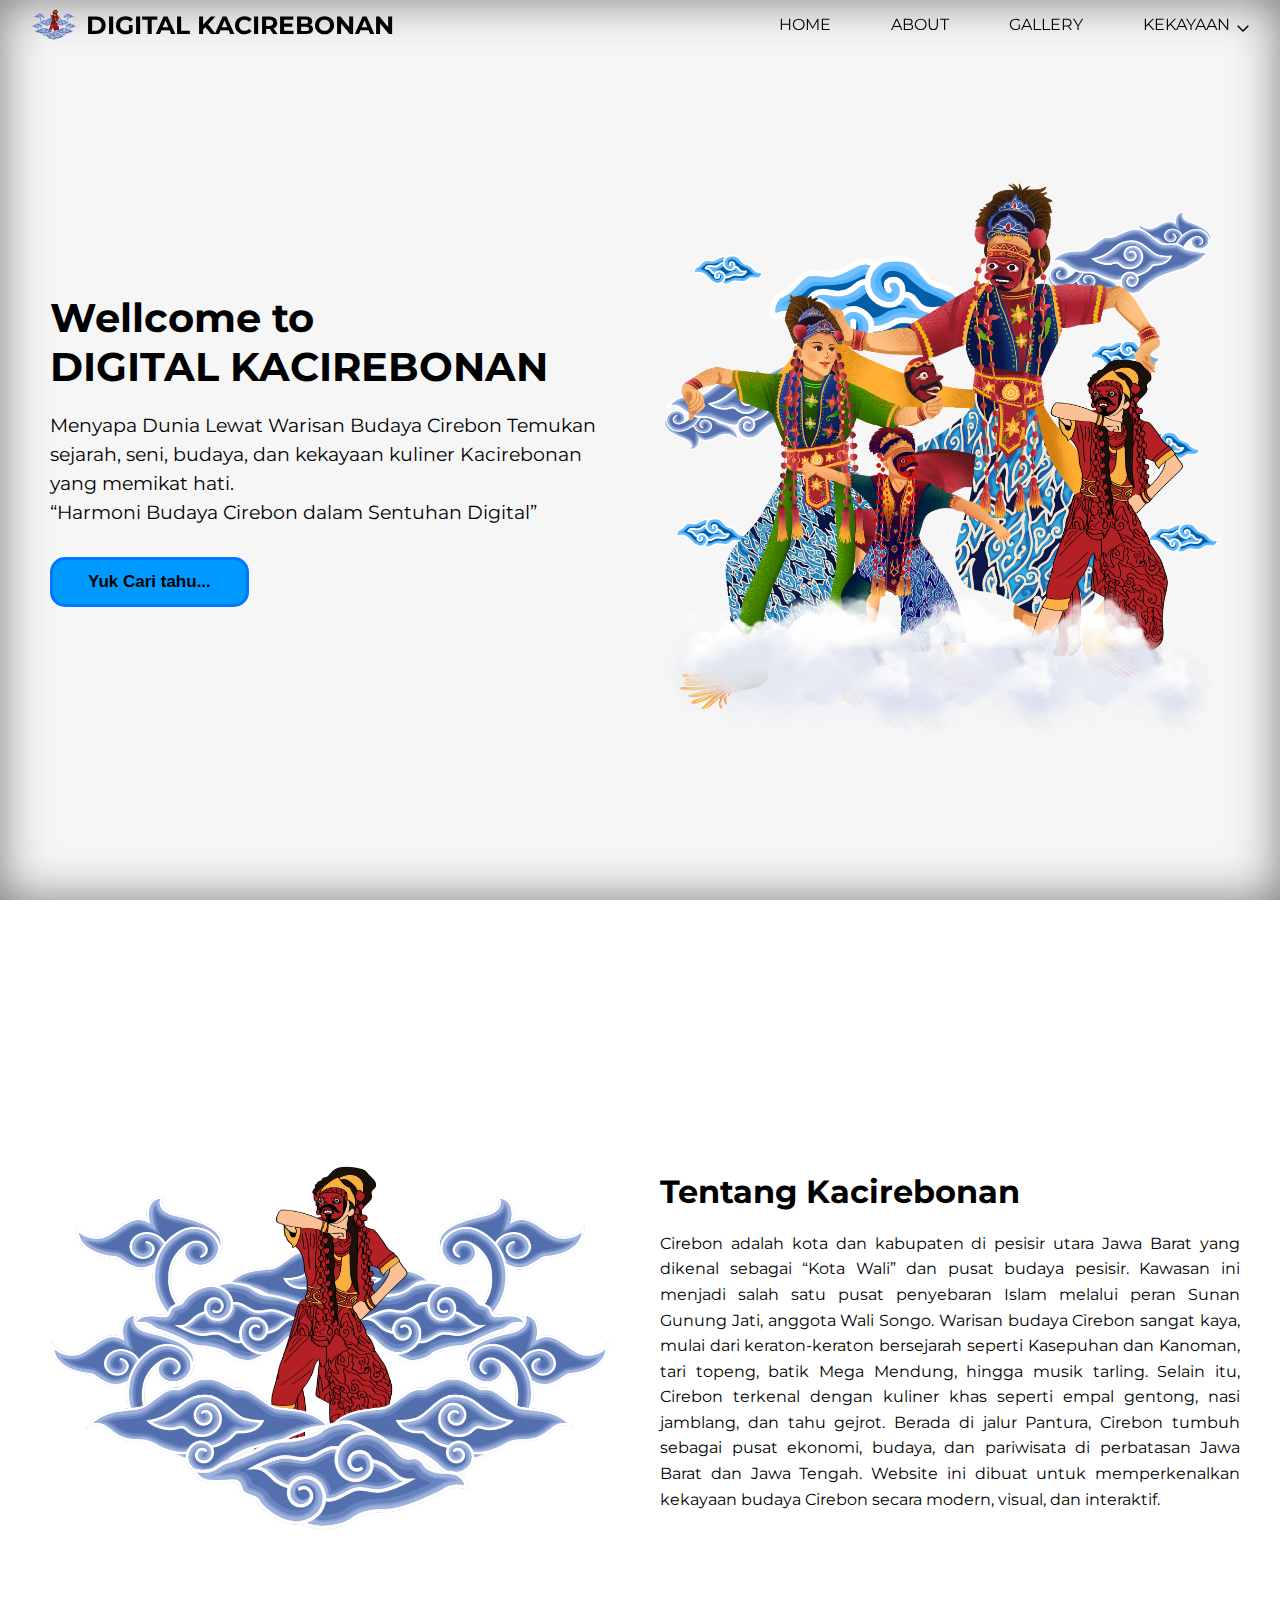
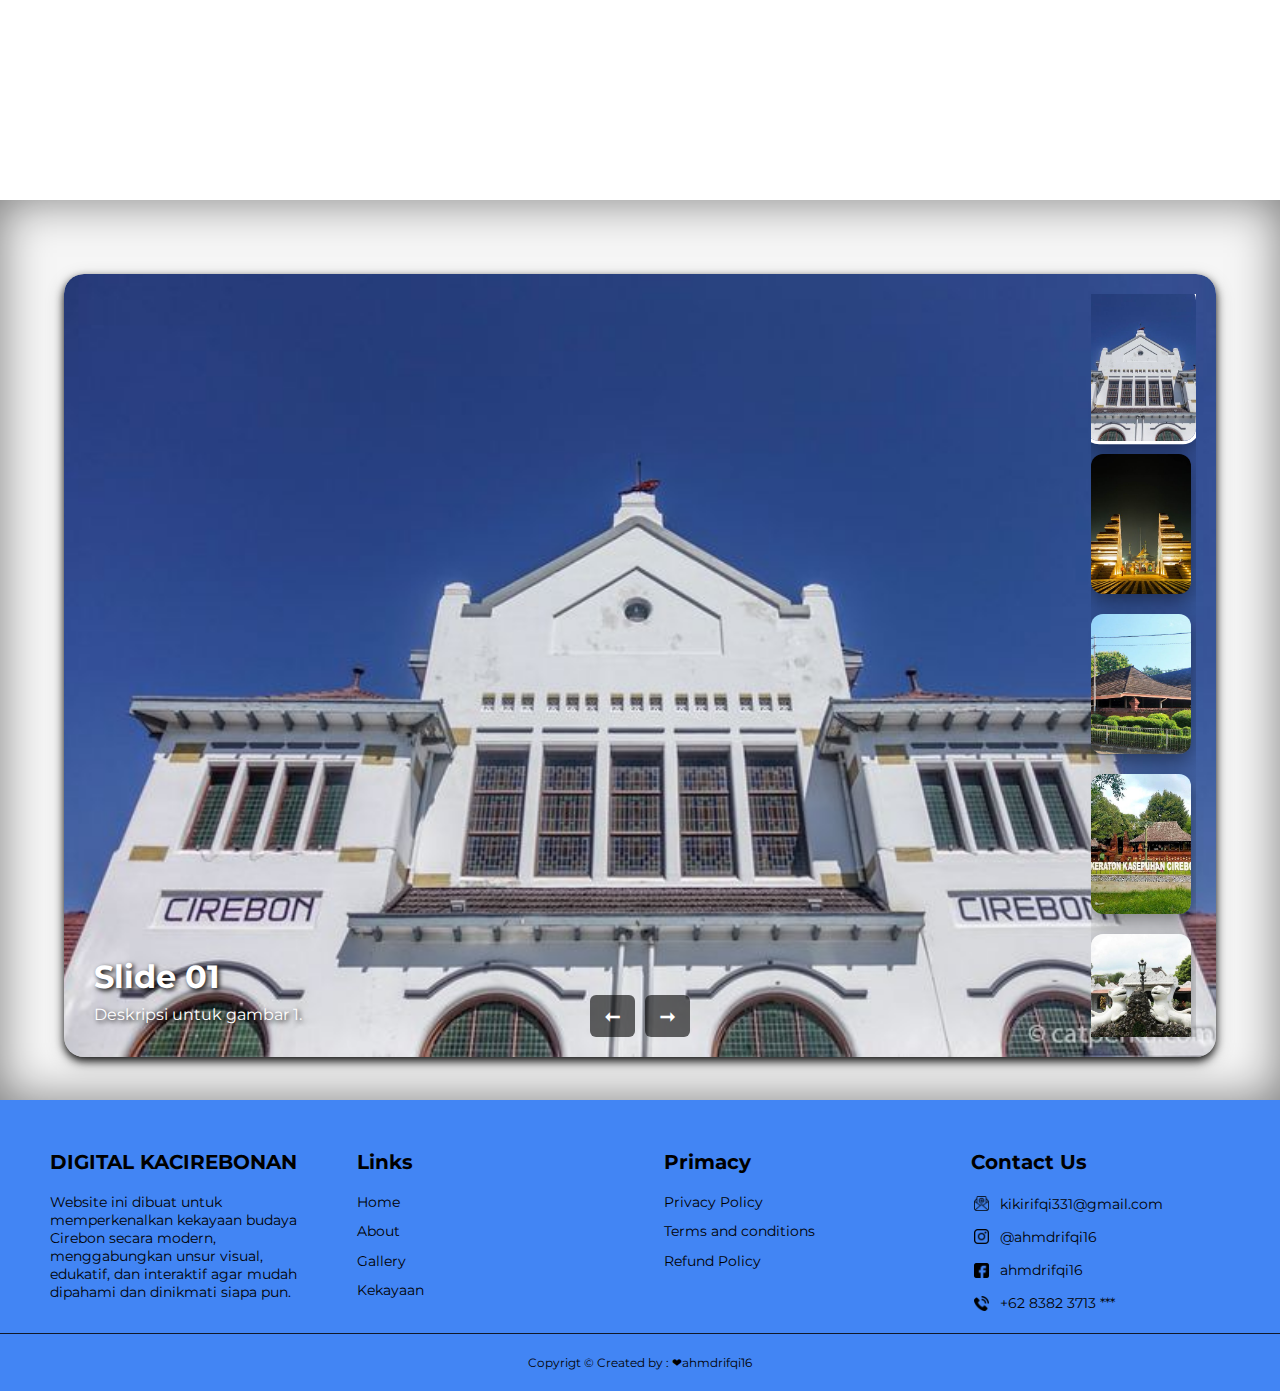
<file: index.html>
<!DOCTYPE html>
<html lang="en">
  <head>
    <meta charset="UTF-8" />
    <meta name="viewport" content="width=device-width, initial-scale=1.0" />
    <title>Digital Kacirebonan</title>
    <link rel="stylesheet" href="style.css" />

    <script src="main.js" defer></script>

    <link rel="icon" href="/image/icons/logo.png" type="image/x-icon">

    <link rel="preconnect" href="https://fonts.googleapis.com" />
    <link rel="preconnect" href="https://fonts.gstatic.com" crossorigin />
    <link
      href="https://fonts.googleapis.com/css2?family=Montserrat:ital,wght@0,100..900;1,100..900&display=swap"
      rel="stylesheet"
    />
  </head>
  <body>
    <nav>
      <ul class="sidebar">
        <li onclick="hideSidebar()">
          <a class="no-underline" href="#"
            ><svg
              xmlns="http://www.w3.org/2000/svg"
              height="26"
              viewBox="0 -960 960 960"
              width="26"
              fill="#000000"
            >
              <path
                d="m249-207-42-42 231-231-231-231 42-42 231 231 231-231 42 42-231 231 231 231-42 42-231-231-231 231Z"
              /></svg
          ></a>
        </li>
        <li><a href="" class="logo no-underline">DIGITAL KACIREBONAN</a></li>
        <li><a href="#home">HOME</a></li>
        <li><a href="#about">ABOUT</a></li>
        <li><a class="gallery" href="#gallery">GALLERY</a></li>
        <li class="dropdown-toggle">
          <a href="#"
            >KEKAYAAN
            <img src="/image/icons/arrow.svg" class="arrow-icon" alt="arrow" />
          </a>
          <ul class="dropdown">
            <li><a href="sejarah.html">SEJARAH</a></li>
            <li><a href="senibudaya.html">SENI BUDAYA</a></li>
            <li><a href="kuliner.html">KULINER</a></li>
          </ul>
        </li>
        <!-- <li><a href="">Contact</a></li> -->
      </ul>
      <ul class="navbar">
        <li>
          <a href="index.html" class="logo no-underline">
            <img src="image/icons/logo.png" alt="Logo" class="logo-icon" />
            DIGITAL KACIREBONAN
          </a>
        </li>
        <li class="hideOnMobile"><a href="#home">HOME</a></li>
        <li class="hideOnMobile"><a href="#about">ABOUT</a></li>
        <li class="hideOnMobile"><a href="#gallery">GALLERY</a></li>
        <li class="hideOnMobile dropdown-toggle">
          <a href="#"
            >KEKAYAAN
            <img src="/image/icons/arrow.svg" class="arrow-icon" alt="arrow" />
          </a>
          <ul class="dropdown">
            <li><a href="sejarah.html">SEJARAH</a></li>
            <li><a href="senibudaya.html">SENI BUDAYA</a></li>
            <li class="nav-kuliner"><a href="kuliner.html">KULINER</a></li>
          </ul>
        </li>
        <!-- <li class="hideOnMobile"><a href="">Contact</a></li> -->
        <li class="menu-btn" onclick="showSidebar()">
          <a class="no-underline" href="#"
            ><svg
              xmlns="http://www.w3.org/2000/svg"
              height="26"
              viewBox="0 -960 960 960"
              width="26"
              fill="currentColor"
            >
              <path
                d="M120-240v-60h720v60H120Zm0-210v-60h720v60H120Zm0-210v-60h720v60H120Z"
              /></svg
          ></a>
        </li>
      </ul>
    </nav>

    <section class="home-section" id="home">
      <div class="home-left">
        <h1>
          Wellcome to <br />
          DIGITAL KACIREBONAN
        </h1>
        <p>
          Menyapa Dunia Lewat Warisan Budaya Cirebon Temukan sejarah, seni,
          budaya, dan kekayaan kuliner Kacirebonan yang memikat hati.
          <br />
          “Harmoni Budaya Cirebon dalam Sentuhan Digital”
        </p>
        <!-- <button class="home-btn">Jelajahi Sekarang</button> -->

        <button >
          <a href="#about">Yuk Cari tahu...</a> 
          <div class="star-1">
            <svg
              xmlns:xlink="http://www.w3.org/1999/xlink"
              viewBox="0 0 784.11 815.53"
              style="
                shape-rendering: geometricPrecision;
                text-rendering: geometricPrecision;
                image-rendering: optimizeQuality;
                fill-rule: evenodd;
                clip-rule: evenodd;
              "
              version="1.1"
              xml:space="preserve"
              xmlns="http://www.w3.org/2000/svg"
            >
              <defs></defs>
              <g id="Layer_x0020_1">
                <metadata id="CorelCorpID_0Corel-Layer"></metadata>
                <path
                  d="M392.05 0c-20.9,210.08 -184.06,378.41 -392.05,407.78 207.96,29.37 371.12,197.68 392.05,407.74 20.93,-210.06 184.09,-378.37 392.05,-407.74 -207.98,-29.38 -371.16,-197.69 -392.06,-407.78z"
                  class="fil0"
                ></path>
              </g>
            </svg>
          </div>
          <div class="star-2">
            <svg
              xmlns:xlink="http://www.w3.org/1999/xlink"
              viewBox="0 0 784.11 815.53"
              style="
                shape-rendering: geometricPrecision;
                text-rendering: geometricPrecision;
                image-rendering: optimizeQuality;
                fill-rule: evenodd;
                clip-rule: evenodd;
              "
              version="1.1"
              xml:space="preserve"
              xmlns="http://www.w3.org/2000/svg"
            >
              <defs></defs>
              <g id="Layer_x0020_1">
                <metadata id="CorelCorpID_0Corel-Layer"></metadata>
                <path
                  d="M392.05 0c-20.9,210.08 -184.06,378.41 -392.05,407.78 207.96,29.37 371.12,197.68 392.05,407.74 20.93,-210.06 184.09,-378.37 392.05,-407.74 -207.98,-29.38 -371.16,-197.69 -392.06,-407.78z"
                  class="fil0"
                ></path>
              </g>
            </svg>
          </div>
          <div class="star-3">
            <svg
              xmlns:xlink="http://www.w3.org/1999/xlink"
              viewBox="0 0 784.11 815.53"
              style="
                shape-rendering: geometricPrecision;
                text-rendering: geometricPrecision;
                image-rendering: optimizeQuality;
                fill-rule: evenodd;
                clip-rule: evenodd;
              "
              version="1.1"
              xml:space="preserve"
              xmlns="http://www.w3.org/2000/svg"
            >
              <defs></defs>
              <g id="Layer_x0020_1">
                <metadata id="CorelCorpID_0Corel-Layer"></metadata>
                <path
                  d="M392.05 0c-20.9,210.08 -184.06,378.41 -392.05,407.78 207.96,29.37 371.12,197.68 392.05,407.74 20.93,-210.06 184.09,-378.37 392.05,-407.74 -207.98,-29.38 -371.16,-197.69 -392.06,-407.78z"
                  class="fil0"
                ></path>
              </g>
            </svg>
          </div>
          <div class="star-4">
            <svg
              xmlns:xlink="http://www.w3.org/1999/xlink"
              viewBox="0 0 784.11 815.53"
              style="
                shape-rendering: geometricPrecision;
                text-rendering: geometricPrecision;
                image-rendering: optimizeQuality;
                fill-rule: evenodd;
                clip-rule: evenodd;
              "
              version="1.1"
              xml:space="preserve"
              xmlns="http://www.w3.org/2000/svg"
            >
              <defs></defs>
              <g id="Layer_x0020_1">
                <metadata id="CorelCorpID_0Corel-Layer"></metadata>
                <path
                  d="M392.05 0c-20.9,210.08 -184.06,378.41 -392.05,407.78 207.96,29.37 371.12,197.68 392.05,407.74 20.93,-210.06 184.09,-378.37 392.05,-407.74 -207.98,-29.38 -371.16,-197.69 -392.06,-407.78z"
                  class="fil0"
                ></path>
              </g>
            </svg>
          </div>
          <div class="star-5">
            <svg
              xmlns:xlink="http://www.w3.org/1999/xlink"
              viewBox="0 0 784.11 815.53"
              style="
                shape-rendering: geometricPrecision;
                text-rendering: geometricPrecision;
                image-rendering: optimizeQuality;
                fill-rule: evenodd;
                clip-rule: evenodd;
              "
              version="1.1"
              xml:space="preserve"
              xmlns="http://www.w3.org/2000/svg"
            >
              <defs></defs>
              <g id="Layer_x0020_1">
                <metadata id="CorelCorpID_0Corel-Layer"></metadata>
                <path
                  d="M392.05 0c-20.9,210.08 -184.06,378.41 -392.05,407.78 207.96,29.37 371.12,197.68 392.05,407.74 20.93,-210.06 184.09,-378.37 392.05,-407.74 -207.98,-29.38 -371.16,-197.69 -392.06,-407.78z"
                  class="fil0"
                ></path>
              </g>
            </svg>
          </div>
          <div class="star-6">
            <svg
              xmlns:xlink="http://www.w3.org/1999/xlink"
              viewBox="0 0 784.11 815.53"
              style="
                shape-rendering: geometricPrecision;
                text-rendering: geometricPrecision;
                image-rendering: optimizeQuality;
                fill-rule: evenodd;
                clip-rule: evenodd;
              "
              version="1.1"
              xml:space="preserve"
              xmlns="http://www.w3.org/2000/svg"
            >
              <defs></defs>
              <g id="Layer_x0020_1">
                <metadata id="CorelCorpID_0Corel-Layer"></metadata>
                <path
                  d="M392.05 0c-20.9,210.08 -184.06,378.41 -392.05,407.78 207.96,29.37 371.12,197.68 392.05,407.74 20.93,-210.06 184.09,-378.37 392.05,-407.74 -207.98,-29.38 -371.16,-197.69 -392.06,-407.78z"
                  class="fil0"
                ></path>
              </g>
            </svg>
          </div>
        </button>
      </div>

      <div class="home-right">
        <img src="/image/img/hero.png" alt="Budaya Kacirebonan" />
      </div>
    </section>

    <section class="about-section" id="about">
      <div class="about-image">
        <img src="/image/icons/logo.png" alt="Kacirebonan Culture" />
      </div>
      <div class="about-text">
        <h2>Tentang Kacirebonan</h2>
        <p>
          Cirebon adalah kota dan kabupaten di pesisir utara Jawa Barat yang dikenal sebagai “Kota Wali” dan pusat budaya pesisir. Kawasan ini menjadi salah satu pusat penyebaran Islam melalui peran Sunan Gunung Jati, anggota Wali Songo. Warisan budaya Cirebon sangat kaya, mulai dari keraton-keraton bersejarah seperti Kasepuhan dan Kanoman, tari topeng, batik Mega Mendung, hingga musik tarling. Selain itu, Cirebon terkenal dengan kuliner khas seperti empal gentong, nasi jamblang, dan tahu gejrot. Berada di jalur Pantura, Cirebon tumbuh sebagai pusat ekonomi, budaya, dan pariwisata di perbatasan Jawa Barat dan Jawa Tengah. Website ini dibuat untuk memperkenalkan kekayaan budaya Cirebon secara modern, visual, dan interaktif.
        </p>
      </div>
    </section>

    <section class="container-gallery" id="gallery">
      <div class="slider">
        <!-- Gambar besar -->
        <div class="big-slide">
          <div class="slide-content">
            <h2>Slide 01</h2>
            <p>
              Lorem ipsum dolor sit amet consectetur adipisicing elit. Rem aut
              optio harum. Accusantium, quas ullam.
            </p>
          </div>
        </div>

        <!-- Thumbnail kecil -->
        <div class="thumbnails">
          <div class="thumb" style="--img: url(/image/img/img1.jpg)"></div>
          <div class="thumb" style="--img: url(/image/img/img2.jpg)"></div>
          <div class="thumb" style="--img: url(/image/img/img3.jpg)"></div>
          <div class="thumb" style="--img: url(/image/img/img4.jpg)"></div>
          <div class="thumb" style="--img: url(/image/img/img5.jpg)"></div>
          <div class="thumb" style="--img: url(/image/img/img6.jpg)"></div>
          <div class="thumb" style="--img: url(/image/img/img7.jpg)"></div>
          <div class="thumb" style="--img: url(/image/img/img8.jpg)"></div>
        </div>

        <!-- Tombol navigasi -->
        <div class="navigation">
          <button class="nav prev">⭠</button>
          <button class="nav next">⭢</button>
        </div>
      </div>
    </section>

    <footer id="footer" class="footer">
      <div class="container footer_container">
        <div class="footer_1">
          <a href="index.html" class="footer_logo"
            ><h4>DIGITAL KACIREBONAN</h4></a
          >
          <p>
            Website ini dibuat untuk memperkenalkan kekayaan budaya Cirebon
            secara modern, menggabungkan unsur visual, edukatif, dan interaktif
            agar mudah dipahami dan dinikmati siapa pun.
          </p>
        </div>

        <div class="footer_2">
          <h4>Links</h4>
          <ul class="links">
            <li><a href="#index">Home</a></li>
            <li><a href="#about">About</a></li>
            <li><a href="#gallery">Gallery</a></li>
            <li><a href="#gallery">Kekayaan</a></li>
          </ul>
        </div>

        <div class="footer_3">
          <h4>Primacy</h4>
          <ul class="primacy">
            <li><a href="">Privacy Policy</a></li>
            <li><a href="">Terms and conditions</a></li>
            <li><a href="">Refund Policy</a></li>
          </ul>
        </div>

        <div class="footer_4">
          <h4>Contact Us</h4>
          <ul>
            <li><a href=""><img src="/image/icons/email.png">kikirifqi331@gmail.com</img></a></li>
            <li><a href=""><img src="/image/icons/instagram.png">@ahmdrifqi16</img></a></li>
            <li><a href=""><img src="/image/icons/facebook.png">ahmdrifqi16</img></a> </li>
            <li><a href=""><img src="/image/icons/telephone-call.png">+62 8382 3713 ***</img></a></li>
          </ul>
        </div>
      </div>
      <div class="footer_copyright">
        <small
          >Copyrigt &copy; Created by :
          <a href="https://www.instagram.com/ahmdrifqi16/" target="_blank"
            >❤ahmdrifqi16</a
          >
        </small>
      </div>
    </footer>
  </body>
</html>
</file>
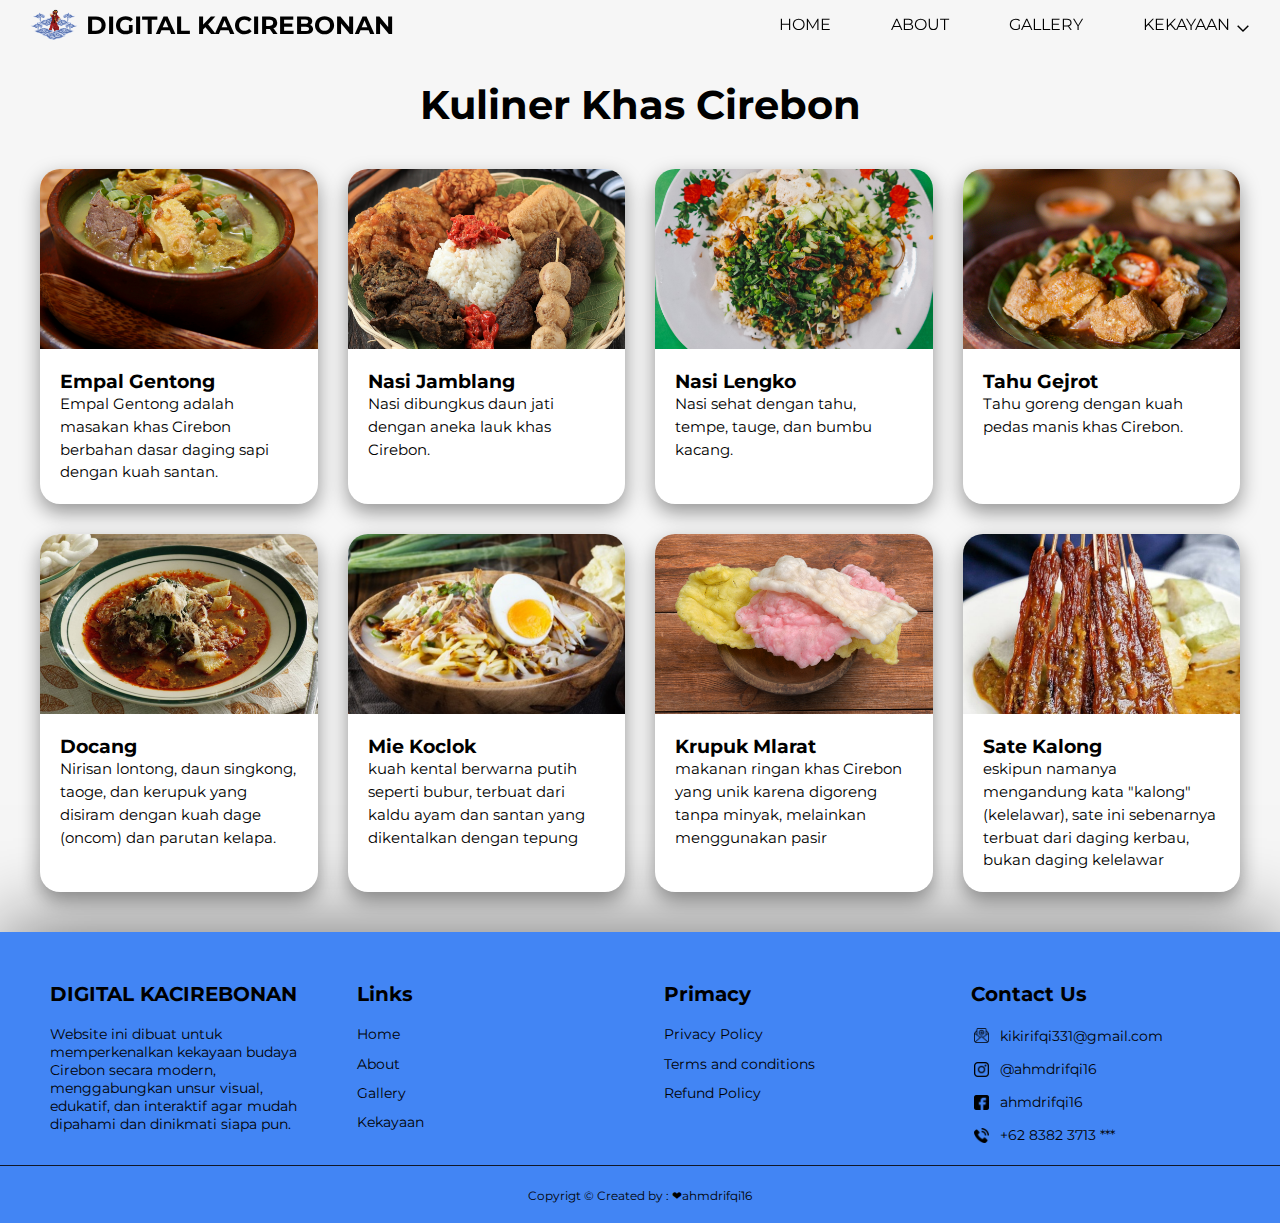
<file: kuliner.html>
<!DOCTYPE html>
<html lang="en">
  <head>
    <meta charset="UTF-8" />
    <meta name="viewport" content="width=device-width, initial-scale=1.0" />
    <title>Digital Kacirebonan</title>
    <link rel="stylesheet" href="style.css" />

    <script src="main.js" defer></script>

    <link rel="icon" href="/image/icons/logo.png" type="image/x-icon">

    <link rel="preconnect" href="https://fonts.googleapis.com" />
    <link rel="preconnect" href="https://fonts.gstatic.com" crossorigin />
    <link
      href="https://fonts.googleapis.com/css2?family=Montserrat:ital,wght@0,100..900;1,100..900&display=swap"
      rel="stylesheet"
    />
  </head>
  <body>
    <nav>
      <ul class="sidebar">
        <li onclick="hideSidebar()">
          <a class="no-underline" href="#"
            ><svg
              xmlns="http://www.w3.org/2000/svg"
              height="26"
              viewBox="0 -960 960 960"
              width="26"
              fill="#000000"
            >
              <path
                d="m249-207-42-42 231-231-231-231 42-42 231 231 231-231 42 42-231 231 231 231-42 42-231-231-231 231Z"
              /></svg
          ></a>
        </li>
        <li><a href="" class="logo no-underline">DIGITAL KACIREBONAN</a></li>
        <li><a href="index.html">HOME</a></li>
        <li><a href="index.html">ABOUT</a></li>
        <li><a class="gallery" href="index.html">GALLERY</a></li>
        <li class="dropdown-toggle">
          <a href="#"
            >KEKAYAAN
            <img src="/image/icons/arrow.svg" class="arrow-icon" alt="arrow" />
          </a>
          <ul class="dropdown">
            <li><a href="sejarah.html">SEJARAH</a></li>
            <li><a href="senibudaya.html">SENI BUDAYA</a></li>
            <li><a href="kuliner.html">KULINER</a></li>
          </ul>
        </li>
        <!-- <li><a href="">Contact</a></li> -->
      </ul>
      <ul class="navbar">
        <li>
          <a href="index.html" class="logo no-underline">
            <img src="image/icons/logo.png" alt="Logo" class="logo-icon" />
            DIGITAL KACIREBONAN
          </a>
        </li>
        <li class="hideOnMobile"><a href="index.html">HOME</a></li>
        <li class="hideOnMobile"><a href="index.html">ABOUT</a></li>
        <li class="hideOnMobile"><a href="index.html">GALLERY</a></li>
        <li class="hideOnMobile dropdown-toggle">
          <a href="#"
            >KEKAYAAN
            <img src="/image/icons/arrow.svg" class="arrow-icon" alt="arrow" />
          </a>
          <ul class="dropdown">
            <li><a href="sejarah.html">SEJARAH</a></li>
            <li><a href="senibudaya.html">SENI BUDAYA</a></li>
            <li class="nav-batik"><a href="kuliner.html">KULINER</a></li>
          </ul>
        </li>
        <!-- <li class="hideOnMobile"><a href="">Contact</a></li> -->
        <li class="menu-btn" onclick="showSidebar()">
          <a class="no-underline" href="#"
            ><svg
              xmlns="http://www.w3.org/2000/svg"
              height="26"
              viewBox="0 -960 960 960"
              width="26"
              fill="currentColor"
            >
              <path
                d="M120-240v-60h720v60H120Zm0-210v-60h720v60H120Zm0-210v-60h720v60H120Z"
              /></svg
          ></a>
        </li>
      </ul>
    </nav>

    <section class="kuliner-section">
      <h1 class="kuliner-title">Kuliner Khas Cirebon</h1>
      <div class="kuliner-grid">
        <div class="kuliner-card">
          <img src="/image/kuliner/empal-gentong.png" alt="Empal Gentong" />
          <div class="card-content">
            <h3>Empal Gentong</h3>
            <p>
              Empal Gentong adalah masakan khas Cirebon berbahan dasar daging
              sapi dengan kuah santan.
            </p>
          </div>
        </div>
        <div class="kuliner-card">
          <img src="/image/kuliner/nasi-jamblang.png" alt="Nasi Jamblang" />
          <div class="card-content">
            <h3>Nasi Jamblang</h3>
            <p>Nasi dibungkus daun jati dengan aneka lauk khas Cirebon.</p>
          </div>
        </div>
        <div class="kuliner-card">
          <img src="/image/kuliner/nasi-lengko.png" alt="Nasi Lengko" />
          <div class="card-content">
            <h3>Nasi Lengko</h3>
            <p>Nasi sehat dengan tahu, tempe, tauge, dan bumbu kacang.</p>
          </div>
        </div>
        <div class="kuliner-card">
          <img src="/image/kuliner/tahu-gejrot.png" alt="Tahu Gejrot" />
          <div class="card-content">
            <h3>Tahu Gejrot</h3>
            <p>Tahu goreng dengan kuah pedas manis khas Cirebon.</p>
          </div>
        </div>
        <div class="kuliner-card">
          <img src="/image/kuliner/docang.png" alt="Docang" />
          <div class="card-content">
            <h3>Docang</h3>
            <p>
              Nirisan lontong, daun singkong, taoge, dan kerupuk yang disiram
              dengan kuah dage (oncom) dan parutan kelapa.
            </p>
          </div>
        </div>
        <div class="kuliner-card">
          <img src="/image/kuliner/mie-koclok.png" alt="Mie Koclok" />
          <div class="card-content">
            <h3>Mie Koclok</h3>
            <p>
              kuah kental berwarna putih seperti bubur, terbuat dari kaldu ayam
              dan santan yang dikentalkan dengan tepung
            </p>
          </div>
        </div>
        <div class="kuliner-card">
          <img src="/image/kuliner/krupuk-mlarat.png" alt="Krupuk Mlarat" />
          <div class="card-content">
            <h3>Krupuk Mlarat</h3>
            <p>
              makanan ringan khas Cirebon yang unik karena digoreng tanpa
              minyak, melainkan menggunakan pasir
            </p>
          </div>
        </div>
        <div class="kuliner-card">
          <img src="/image/kuliner/sate-kalong.png" alt="Sate Kalong" />
          <div class="card-content">
            <h3>Sate Kalong</h3>
            <p>
              eskipun namanya mengandung kata "kalong" (kelelawar), sate ini
              sebenarnya terbuat dari daging kerbau, bukan daging kelelawar
            </p>
          </div>
        </div>
      </div>
    </section>

    <footer id="footer" class="footer">
      <div class="container footer_container">
        <div class="footer_1">
          <a href="index.html" class="footer_logo"
            ><h4>DIGITAL KACIREBONAN</h4></a
          >
          <p>
            Website ini dibuat untuk memperkenalkan kekayaan budaya Cirebon
            secara modern, menggabungkan unsur visual, edukatif, dan interaktif
            agar mudah dipahami dan dinikmati siapa pun.
          </p>
        </div>

        <div class="footer_2">
          <h4>Links</h4>
          <ul class="links">
            <li><a href="index.html">Home</a></li>
            <li><a href="index.html">About</a></li>
            <li><a href="index.html">Gallery</a></li>
            <li><a href="index.html">Kekayaan</a></li>
          </ul>
        </div>

        <div class="footer_3">
          <h4>Primacy</h4>
          <ul class="primacy">
            <li><a href="">Privacy Policy</a></li>
            <li><a href="">Terms and conditions</a></li>
            <li><a href="">Refund Policy</a></li>
          </ul>
        </div>

        <div class="footer_4">
          <h4>Contact Us</h4>
          <ul>
            <li><a href=""><img src="/image/icons/email.png">kikirifqi331@gmail.com</img></a></li>
            <li><a href=""><img src="/image/icons/instagram.png">@ahmdrifqi16</img></a></li>
            <li><a href=""><img src="/image/icons/facebook.png">ahmdrifqi16</img></a> </li>
            <li><a href=""><img src="/image/icons/telephone-call.png">+62 8382 3713 ***</img></a></li>
          </ul>
        </div>
      </div>
      <div class="footer_copyright">
        <small
          >Copyrigt &copy; Created by :
          <a href="https://www.instagram.com/ahmdrifqi16/" target="_blank"
            >❤ahmdrifqi16</a
          >
        </small>
      </div>
    </footer>
  </body>
</html>
</file>
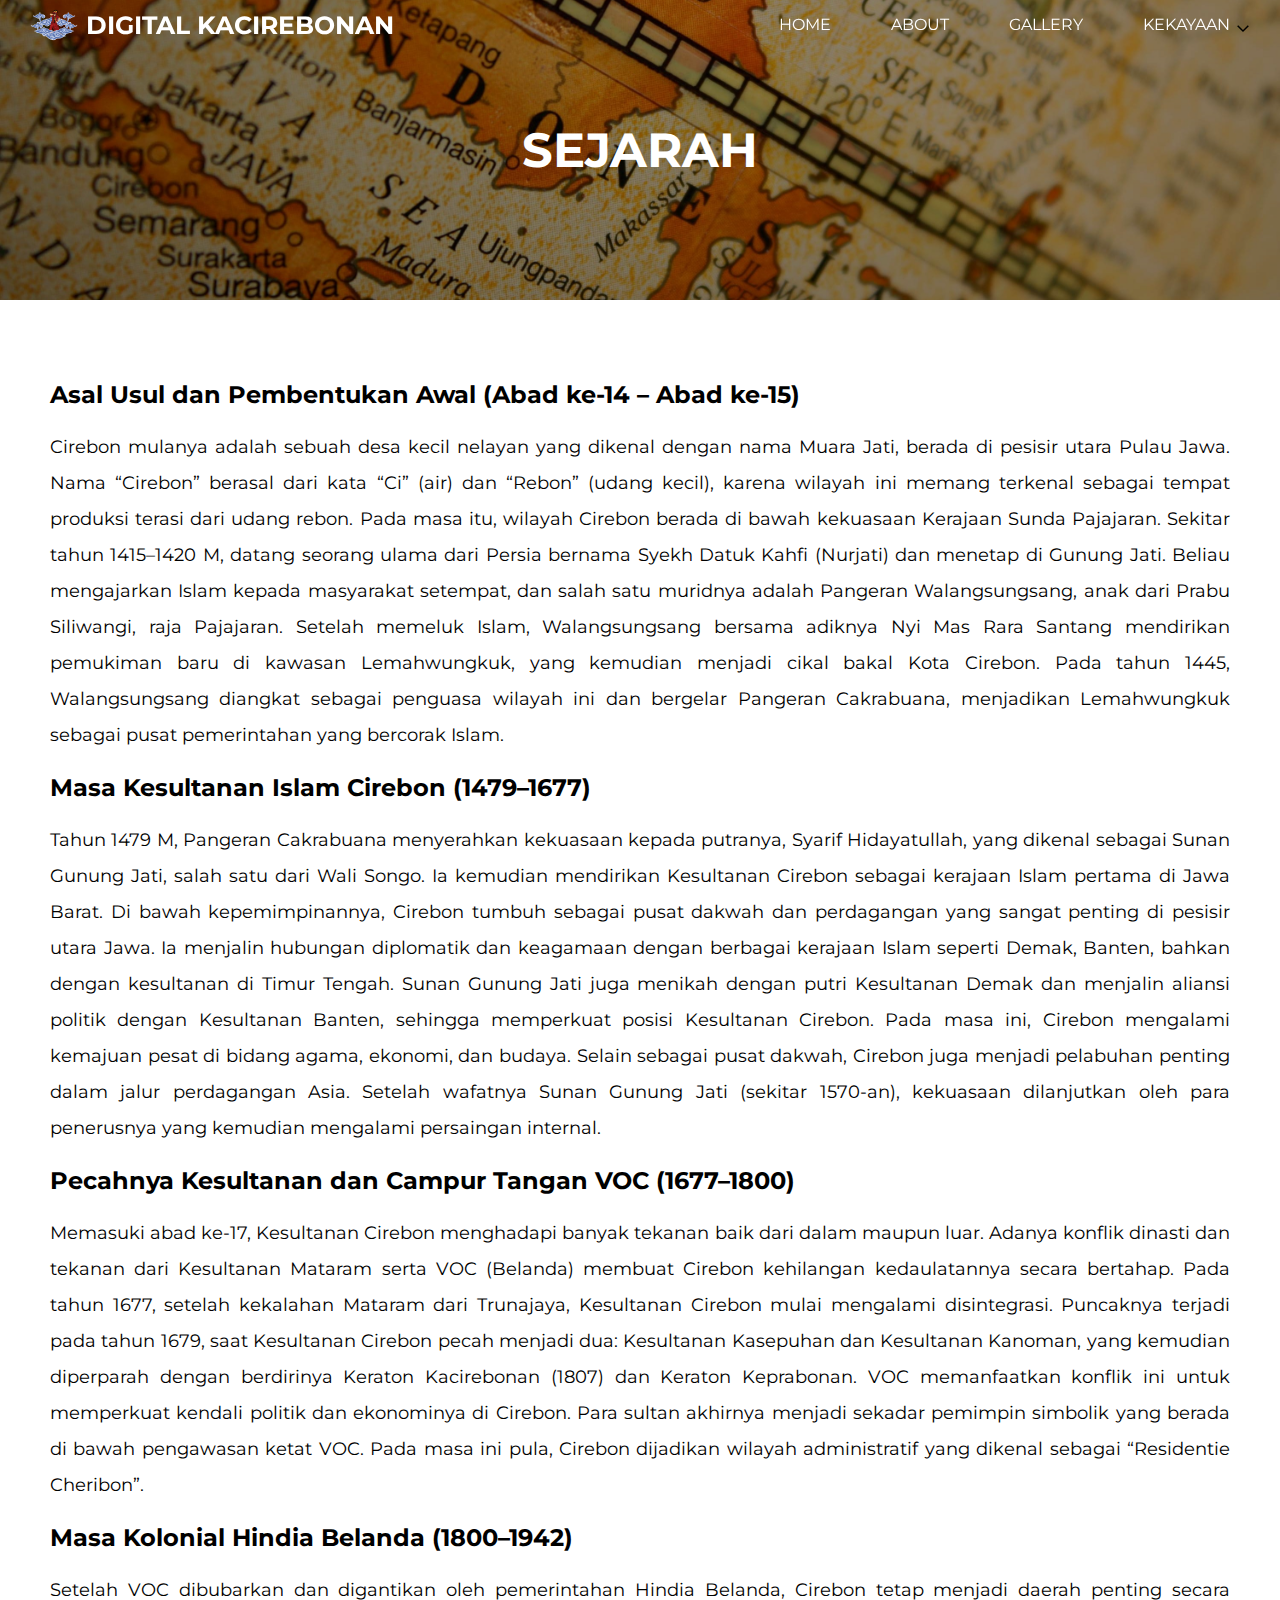
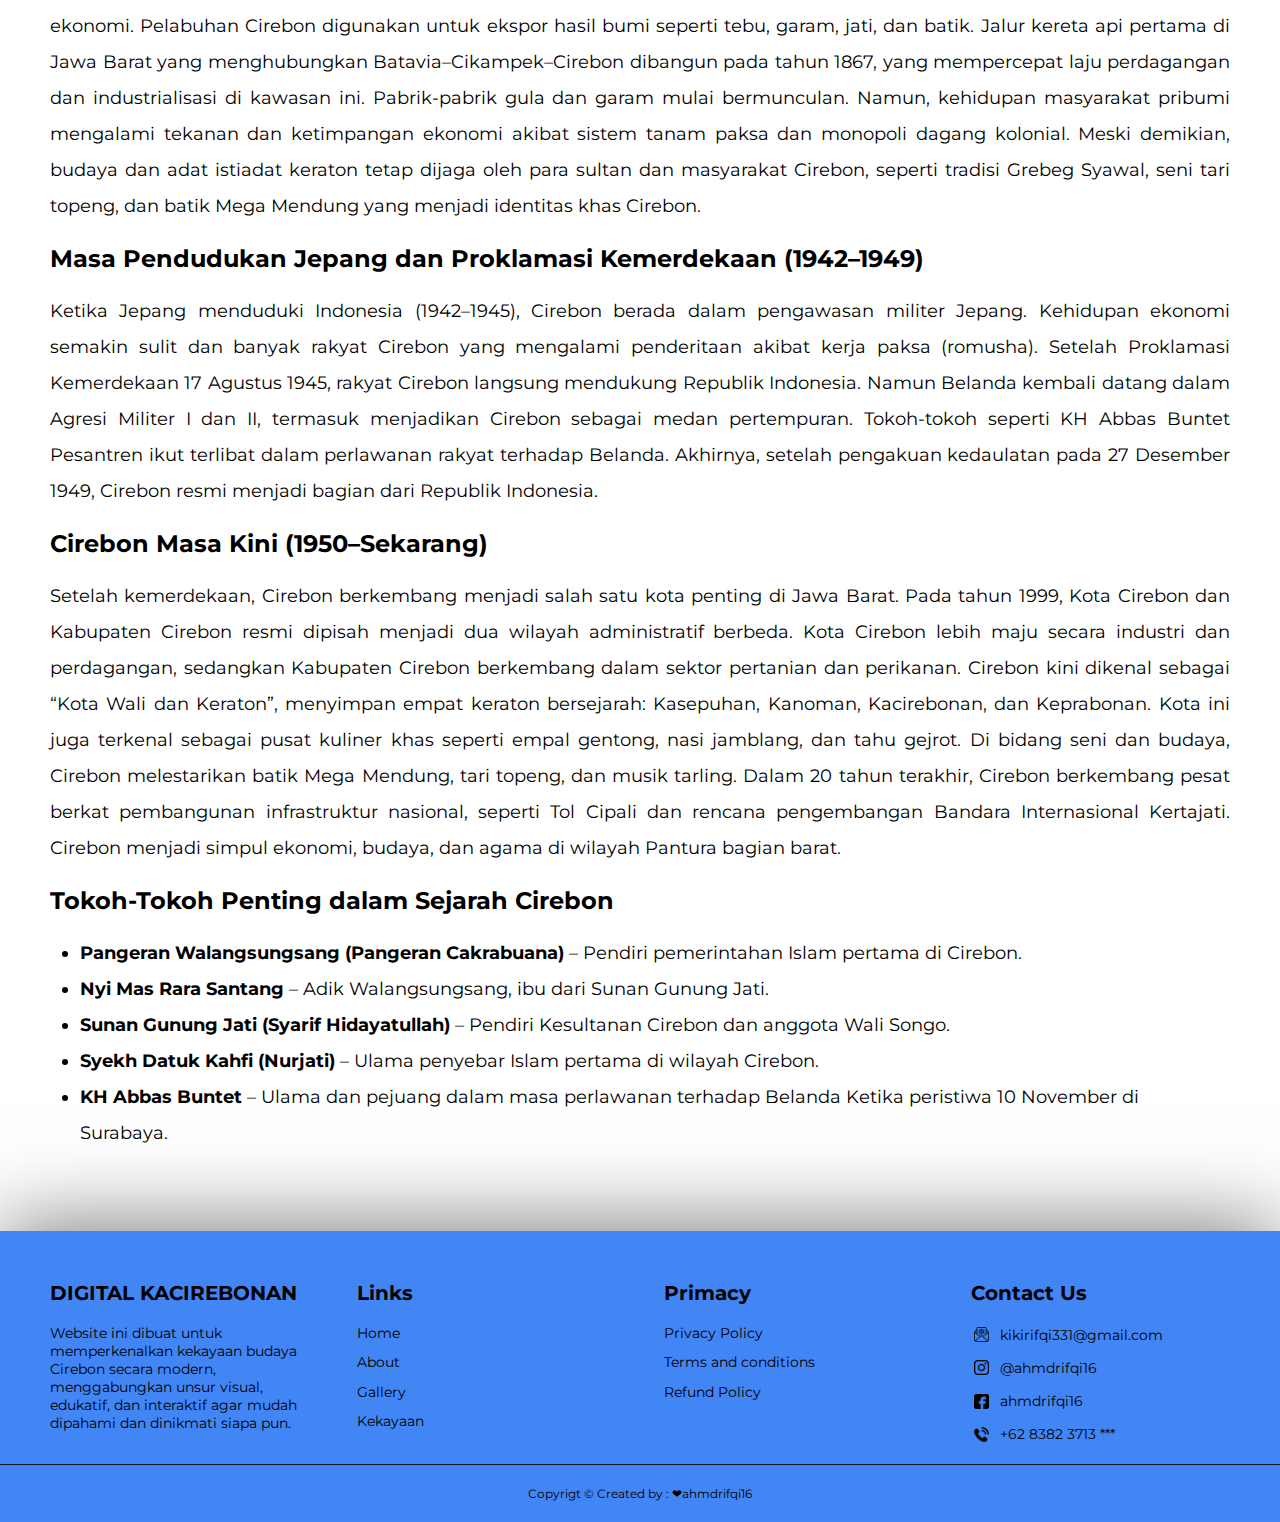
<file: sejarah.html>
<!DOCTYPE html>
<html lang="en">
  <head>
    <meta charset="UTF-8" />
    <meta name="viewport" content="width=device-width, initial-scale=1.0" />
    <title>Digital Kacirebonan</title>
    <link rel="stylesheet" href="style.css" />

    <script src="main.js" defer></script>

    <link rel="icon" href="/image/icons/logo.png" type="image/x-icon">

    <link rel="preconnect" href="https://fonts.googleapis.com" />
    <link rel="preconnect" href="https://fonts.gstatic.com" crossorigin />
    <link
      href="https://fonts.googleapis.com/css2?family=Montserrat:ital,wght@0,100..900;1,100..900&display=swap"
      rel="stylesheet"
    />
  </head>
  <body>
    <nav>
      <ul class="sidebar">
        <li onclick="hideSidebar()">
          <a class="no-underline" href="#"
            ><svg
              xmlns="http://www.w3.org/2000/svg"
              height="26"
              viewBox="0 -960 960 960"
              width="26"
              fill="#000000"
            >
              <path
                d="m249-207-42-42 231-231-231-231 42-42 231 231 231-231 42 42-231 231 231 231-42 42-231-231-231 231Z"
              /></svg
          ></a>
        </li>
        <li><a href="" class="logo no-underline">DIGITAL KACIREBONAN</a></li>
        <li><a href="index.html">HOME</a></li>
        <li><a href="index.html">ABOUT</a></li>
        <li><a class="gallery" href="index.html">GALLERY</a></li>
        <li class="dropdown-toggle">
          <a href="#"
            >KEKAYAAN
            <img src="/image/icons/arrow.svg" class="arrow-icon" alt="arrow" />
          </a>
          <ul class="dropdown">
            <li><a href="#sejarah.html">SEJARAH</a></li>
            <li><a href="senibudaya.html">SENI BUDAYA</a></li>
            <li><a href="kuliner.html">KULINER</a></li>
          </ul>
        </li>
        <!-- <li><a href="">Contact</a></li> -->
      </ul>
      <ul class="navbar">
        <li>
          <a style="color: #fff !important" href="index.html" class="logo no-underline">
            <img src="image/icons/logo.png" alt="Logo" class="logo-icon" />
            DIGITAL KACIREBONAN
          </a>
        </li>
        <li class="hideOnMobile">
          <a style="color: #fff !important" href="index.html">HOME</a>
        </li>
        <li class="hideOnMobile">
          <a style="color: #fff !important" href="index.html">ABOUT</a>
        </li>
        <li class="hideOnMobile">
          <a style="color: #fff !important" href="index.html">GALLERY</a>
        </li>
        <li class="hideOnMobile dropdown-toggle">
          <a style="color: #fff !important" href="#"
            >KEKAYAAN
            <img src="/image/icons/arrow.svg" class="arrow-icon" alt="arrow" />
          </a>
          <ul class="dropdown">
            <li><a href="sejarah.html">SEJARAH</a></li>
            <li><a href="senibudaya.html">SENI BUDAYA</a></li>
            <li class="nav-batik"><a href="kuliner.html">KULINER</a></li>
          </ul>
        </li>
        <!-- <li class="hideOnMobile"><a href="">Contact</a></li> -->
        <li class="menu-btn" onclick="showSidebar()">
          <a class="no-underline" href="#"
            ><svg
              xmlns="http://www.w3.org/2000/svg"
              height="26"
              viewBox="0 -960 960 960"
              width="26"
              fill="#fff"
            >
              <path
                d="M120-240v-60h720v60H120Zm0-210v-60h720v60H120Zm0-210v-60h720v60H120Z"
              /></svg
          ></a>
        </li>
      </ul>
    </nav>

    <section class="sejarah">
      <!-- Bagian header dengan gambar -->
      <div class="sejarah-header">
        <h1>SEJARAH</h1>
      </div>

      <!-- Bagian konten teks -->
      <div class="sejarah-content">
        <h2>Asal Usul dan Pembentukan Awal (Abad ke-14 – Abad ke-15)</h2>
        <p>
          Cirebon mulanya adalah sebuah desa kecil nelayan yang dikenal dengan
          nama Muara Jati, berada di pesisir utara Pulau Jawa. Nama “Cirebon”
          berasal dari kata “Ci” (air) dan “Rebon” (udang kecil), karena wilayah
          ini memang terkenal sebagai tempat produksi terasi dari udang rebon.
          Pada masa itu, wilayah Cirebon berada di bawah kekuasaan Kerajaan
          Sunda Pajajaran. Sekitar tahun 1415–1420 M, datang seorang ulama dari
          Persia bernama Syekh Datuk Kahfi (Nurjati) dan menetap di Gunung Jati.
          Beliau mengajarkan Islam kepada masyarakat setempat, dan salah satu
          muridnya adalah Pangeran Walangsungsang, anak dari Prabu Siliwangi,
          raja Pajajaran. Setelah memeluk Islam, Walangsungsang bersama adiknya
          Nyi Mas Rara Santang mendirikan pemukiman baru di kawasan
          Lemahwungkuk, yang kemudian menjadi cikal bakal Kota Cirebon. Pada
          tahun 1445, Walangsungsang diangkat sebagai penguasa wilayah ini dan
          bergelar Pangeran Cakrabuana, menjadikan Lemahwungkuk sebagai pusat
          pemerintahan yang bercorak Islam.
        </p>

        <h2>Masa Kesultanan Islam Cirebon (1479–1677)</h2>
        <p>
          Tahun 1479 M, Pangeran Cakrabuana menyerahkan kekuasaan kepada
          putranya, Syarif Hidayatullah, yang dikenal sebagai Sunan Gunung Jati,
          salah satu dari Wali Songo. Ia kemudian mendirikan Kesultanan Cirebon
          sebagai kerajaan Islam pertama di Jawa Barat. Di bawah
          kepemimpinannya, Cirebon tumbuh sebagai pusat dakwah dan perdagangan
          yang sangat penting di pesisir utara Jawa. Ia menjalin hubungan
          diplomatik dan keagamaan dengan berbagai kerajaan Islam seperti Demak,
          Banten, bahkan dengan kesultanan di Timur Tengah. Sunan Gunung Jati
          juga menikah dengan putri Kesultanan Demak dan menjalin aliansi
          politik dengan Kesultanan Banten, sehingga memperkuat posisi
          Kesultanan Cirebon. Pada masa ini, Cirebon mengalami kemajuan pesat di
          bidang agama, ekonomi, dan budaya. Selain sebagai pusat dakwah,
          Cirebon juga menjadi pelabuhan penting dalam jalur perdagangan Asia.
          Setelah wafatnya Sunan Gunung Jati (sekitar 1570-an), kekuasaan
          dilanjutkan oleh para penerusnya yang kemudian mengalami persaingan
          internal.
        </p>

        <h2>Pecahnya Kesultanan dan Campur Tangan VOC (1677–1800)</h2>
        <p>
          Memasuki abad ke-17, Kesultanan Cirebon menghadapi banyak tekanan baik
          dari dalam maupun luar. Adanya konflik dinasti dan tekanan dari
          Kesultanan Mataram serta VOC (Belanda) membuat Cirebon kehilangan
          kedaulatannya secara bertahap. Pada tahun 1677, setelah kekalahan
          Mataram dari Trunajaya, Kesultanan Cirebon mulai mengalami
          disintegrasi. Puncaknya terjadi pada tahun 1679, saat Kesultanan
          Cirebon pecah menjadi dua: Kesultanan Kasepuhan dan Kesultanan
          Kanoman, yang kemudian diperparah dengan berdirinya Keraton
          Kacirebonan (1807) dan Keraton Keprabonan. VOC memanfaatkan konflik
          ini untuk memperkuat kendali politik dan ekonominya di Cirebon. Para
          sultan akhirnya menjadi sekadar pemimpin simbolik yang berada di bawah
          pengawasan ketat VOC. Pada masa ini pula, Cirebon dijadikan wilayah
          administratif yang dikenal sebagai “Residentie Cheribon”.
        </p>

        <h2>Masa Kolonial Hindia Belanda (1800–1942)</h2>
        <p>
          Setelah VOC dibubarkan dan digantikan oleh pemerintahan Hindia
          Belanda, Cirebon tetap menjadi daerah penting secara ekonomi.
          Pelabuhan Cirebon digunakan untuk ekspor hasil bumi seperti tebu,
          garam, jati, dan batik. Jalur kereta api pertama di Jawa Barat yang
          menghubungkan Batavia–Cikampek–Cirebon dibangun pada tahun 1867, yang
          mempercepat laju perdagangan dan industrialisasi di kawasan ini.
          Pabrik-pabrik gula dan garam mulai bermunculan. Namun, kehidupan
          masyarakat pribumi mengalami tekanan dan ketimpangan ekonomi akibat
          sistem tanam paksa dan monopoli dagang kolonial. Meski demikian,
          budaya dan adat istiadat keraton tetap dijaga oleh para sultan dan
          masyarakat Cirebon, seperti tradisi Grebeg Syawal, seni tari topeng,
          dan batik Mega Mendung yang menjadi identitas khas Cirebon.
        </p>

        <h2>Masa Pendudukan Jepang dan Proklamasi Kemerdekaan (1942–1949)</h2>
        <p>
          Ketika Jepang menduduki Indonesia (1942–1945), Cirebon berada dalam
          pengawasan militer Jepang. Kehidupan ekonomi semakin sulit dan banyak
          rakyat Cirebon yang mengalami penderitaan akibat kerja paksa
          (romusha). Setelah Proklamasi Kemerdekaan 17 Agustus 1945, rakyat
          Cirebon langsung mendukung Republik Indonesia. Namun Belanda kembali
          datang dalam Agresi Militer I dan II, termasuk menjadikan Cirebon
          sebagai medan pertempuran. Tokoh-tokoh seperti KH Abbas Buntet
          Pesantren ikut terlibat dalam perlawanan rakyat terhadap Belanda.
          Akhirnya, setelah pengakuan kedaulatan pada 27 Desember 1949, Cirebon
          resmi menjadi bagian dari Republik Indonesia.
        </p>

        <h2>Cirebon Masa Kini (1950–Sekarang)</h2>
        <p>
          Setelah kemerdekaan, Cirebon berkembang menjadi salah satu kota
          penting di Jawa Barat. Pada tahun 1999, Kota Cirebon dan Kabupaten
          Cirebon resmi dipisah menjadi dua wilayah administratif berbeda. Kota
          Cirebon lebih maju secara industri dan perdagangan, sedangkan
          Kabupaten Cirebon berkembang dalam sektor pertanian dan perikanan.
          Cirebon kini dikenal sebagai “Kota Wali dan Keraton”, menyimpan empat
          keraton bersejarah: Kasepuhan, Kanoman, Kacirebonan, dan Keprabonan.
          Kota ini juga terkenal sebagai pusat kuliner khas seperti empal
          gentong, nasi jamblang, dan tahu gejrot. Di bidang seni dan budaya,
          Cirebon melestarikan batik Mega Mendung, tari topeng, dan musik
          tarling. Dalam 20 tahun terakhir, Cirebon berkembang pesat berkat
          pembangunan infrastruktur nasional, seperti Tol Cipali dan rencana
          pengembangan Bandara Internasional Kertajati. Cirebon menjadi simpul
          ekonomi, budaya, dan agama di wilayah Pantura bagian barat.
        </p>

        <h2>Tokoh-Tokoh Penting dalam Sejarah Cirebon</h2>
        <ul>
          <li>
            <span>Pangeran Walangsungsang (Pangeran Cakrabuana)</span> – Pendiri
            pemerintahan Islam pertama di Cirebon.
          </li>
          <li>
            <span>Nyi Mas Rara Santang</span> – Adik Walangsungsang, ibu dari
            Sunan Gunung Jati.
          </li>
          <li>
            <span>Sunan Gunung Jati (Syarif Hidayatullah)</span> – Pendiri
            Kesultanan Cirebon dan anggota Wali Songo.
          </li>
          <li>
            <span>Syekh Datuk Kahfi (Nurjati)</span> – Ulama penyebar Islam
            pertama di wilayah Cirebon.
          </li>
          <li>
            <span>KH Abbas Buntet</span> – Ulama dan pejuang dalam masa
            perlawanan terhadap Belanda Ketika peristiwa 10 November di Surabaya.
          </li>
        </ul>
      </div>
    </section>

    <footer id="footer" class="footer">
      <div class="container footer_container">
        <div class="footer_1">
          <a href="index.html" class="footer_logo"
            ><h4>DIGITAL KACIREBONAN</h4></a
          >
          <p>
            Website ini dibuat untuk memperkenalkan kekayaan budaya Cirebon
            secara modern, menggabungkan unsur visual, edukatif, dan interaktif
            agar mudah dipahami dan dinikmati siapa pun.
          </p>
        </div>

        <div class="footer_2">
          <h4>Links</h4>
          <ul class="links">
            <li><a href="index.html">Home</a></li>
            <li><a href="index.html">About</a></li>
            <li><a href="index.html">Gallery</a></li>
            <li><a href="index.html">Kekayaan</a></li>
          </ul>
        </div>

        <div class="footer_3">
          <h4>Primacy</h4>
          <ul class="primacy">
            <li><a href="">Privacy Policy</a></li>
            <li><a href="">Terms and conditions</a></li>
            <li><a href="">Refund Policy</a></li>
          </ul>
        </div>

        <div class="footer_4">
          <h4>Contact Us</h4>
          <ul>
            <li><a href=""><img src="/image/icons/email.png">kikirifqi331@gmail.com</img></a></li>
            <li><a href=""><img src="/image/icons/instagram.png">@ahmdrifqi16</img></a></li>
            <li><a href=""><img src="/image/icons/facebook.png">ahmdrifqi16</img></a> </li>
            <li><a href=""><img src="/image/icons/telephone-call.png">+62 8382 3713 ***</img></a></li>
          </ul>
        </div>
      </div>
      <div class="footer_copyright">
        <small
          >Copyrigt &copy; Created by :
          <a href="https://www.instagram.com/ahmdrifqi16/" target="_blank"
            >❤ahmdrifqi16</a
          >
        </small>
      </div>
    </footer>
  </body>
</html>
</file>
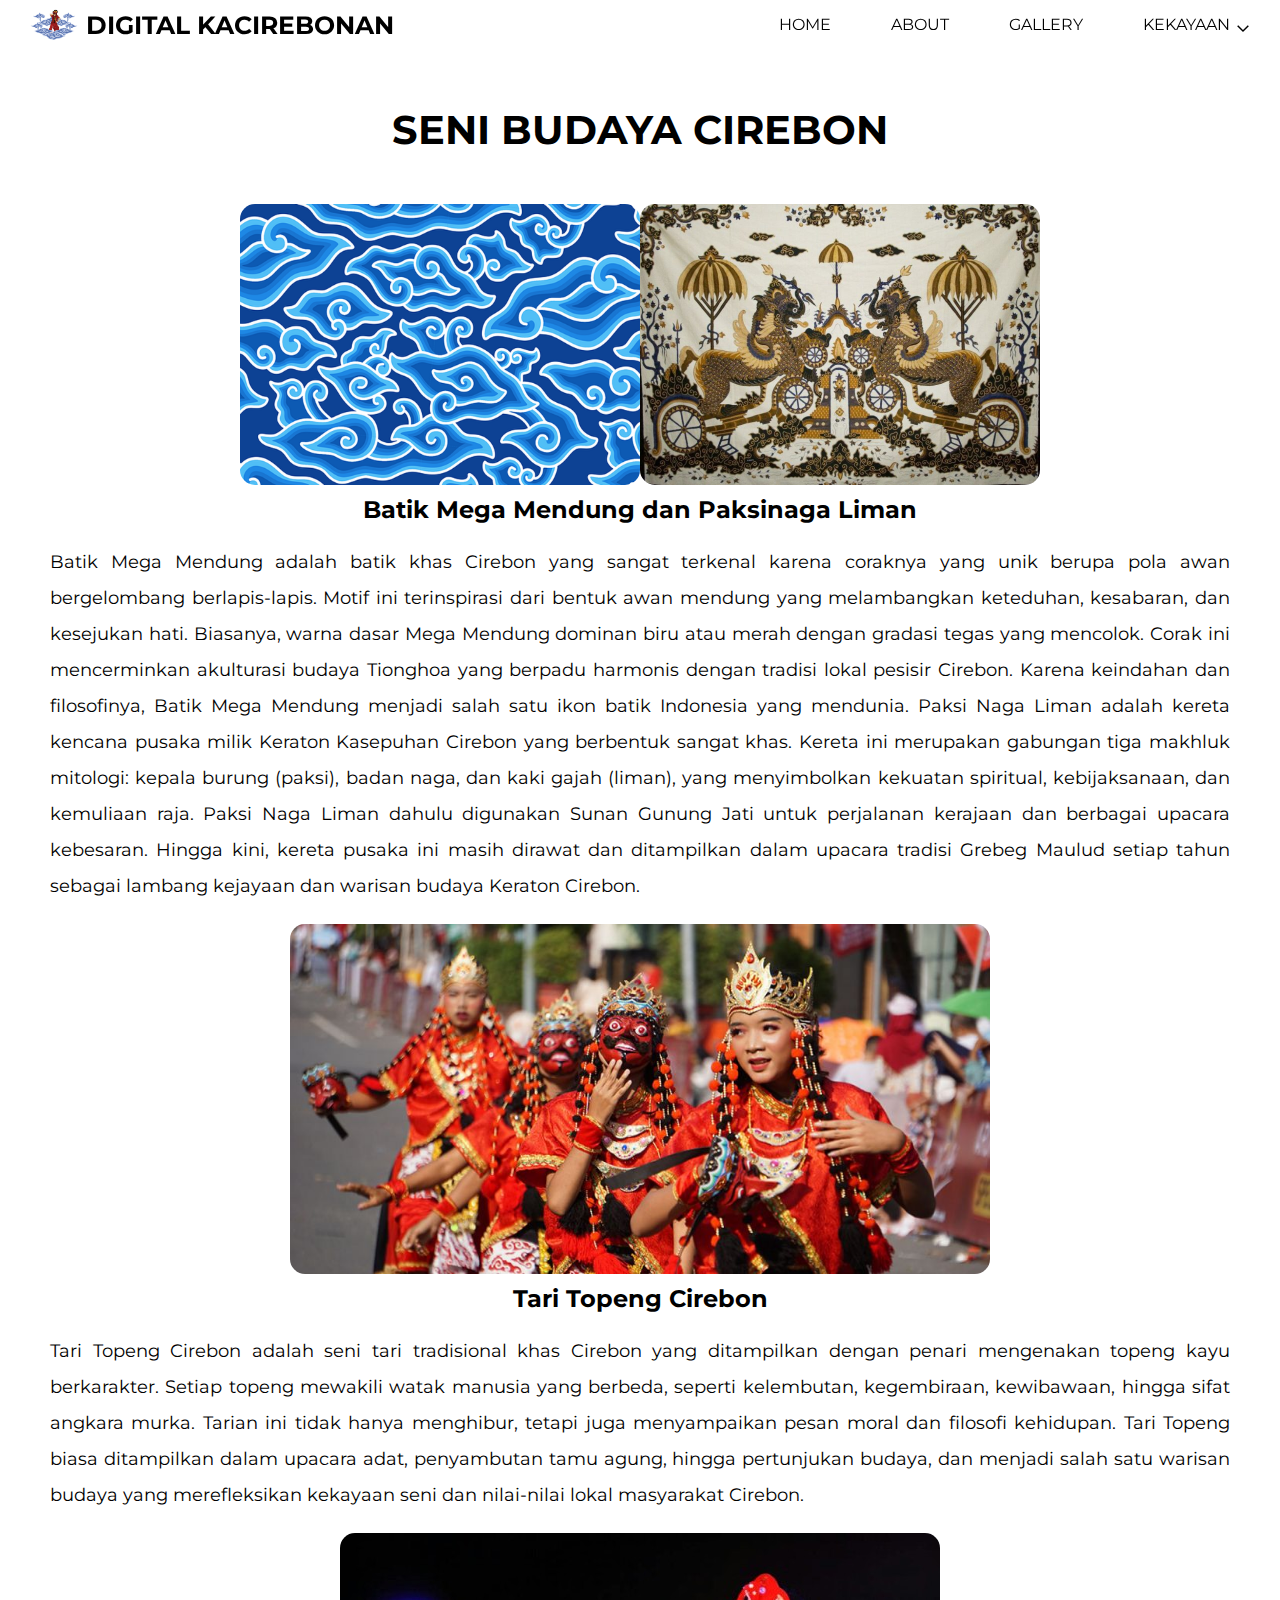
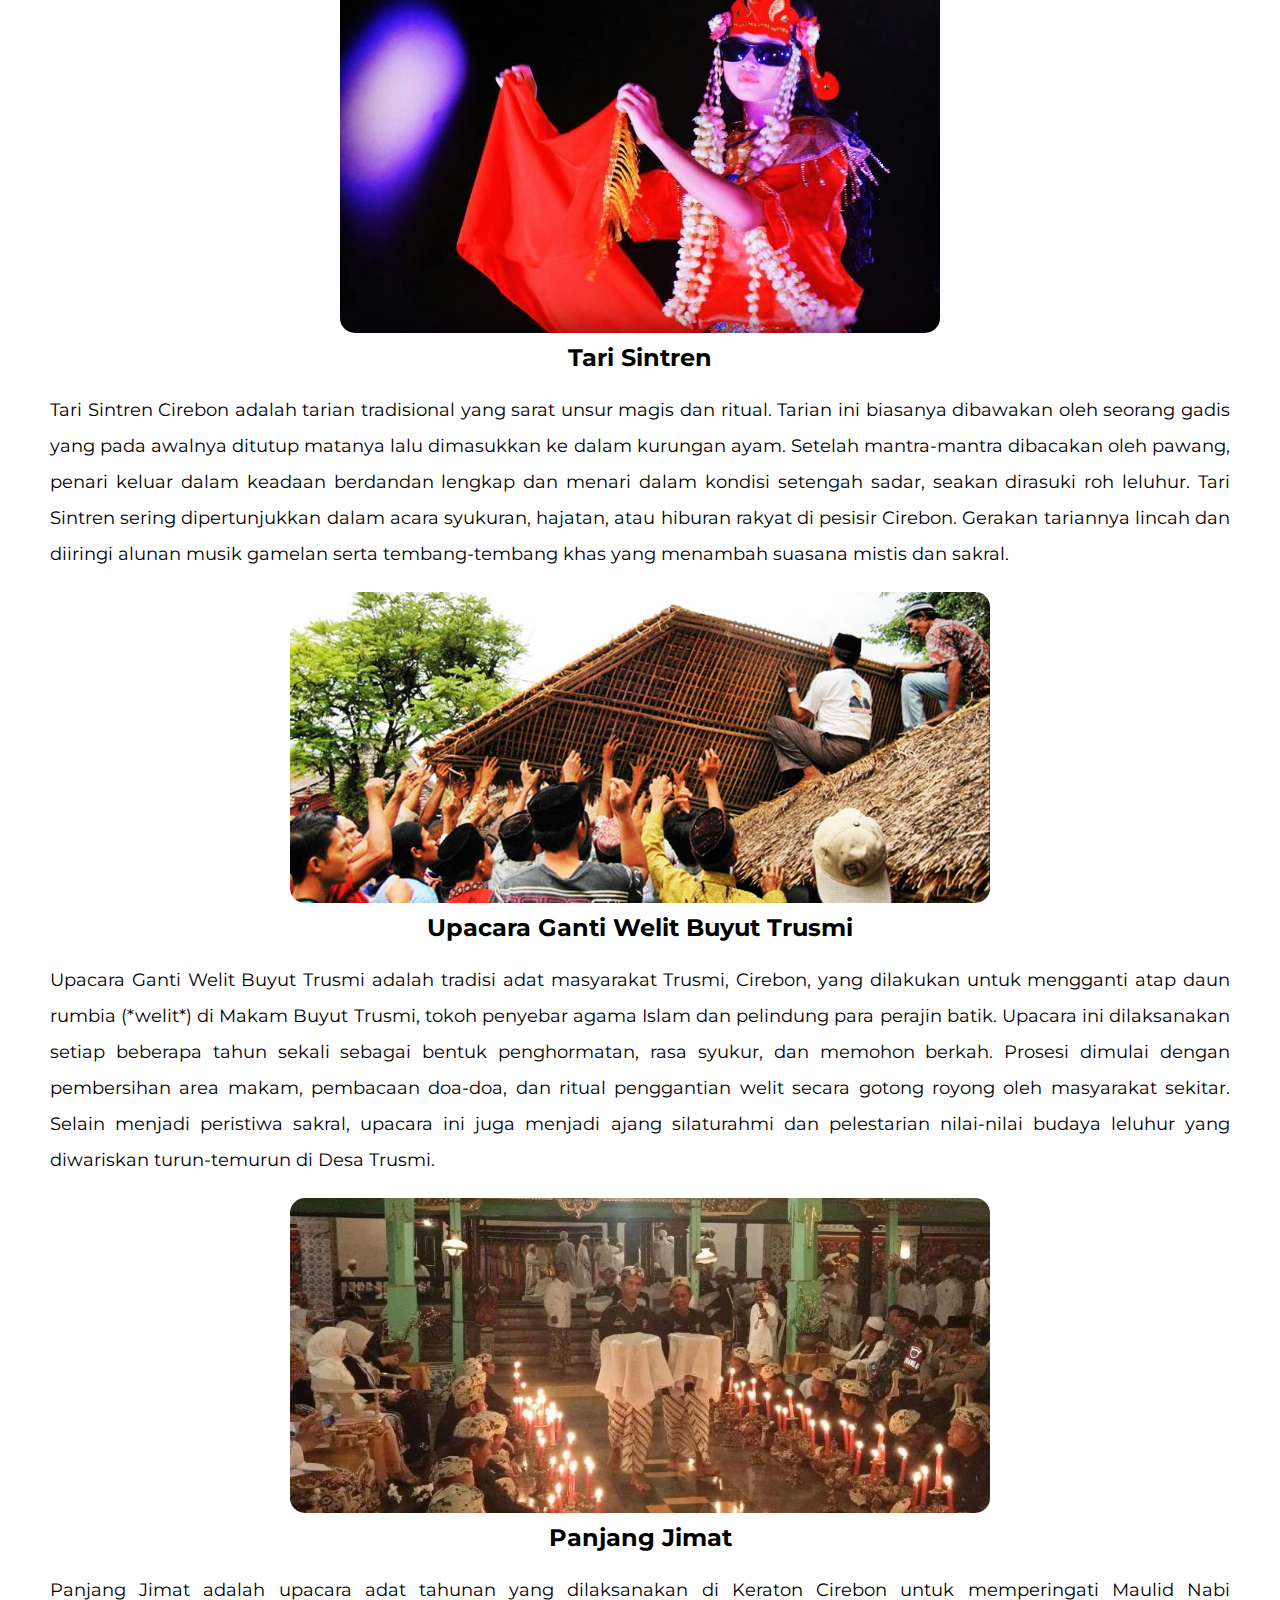
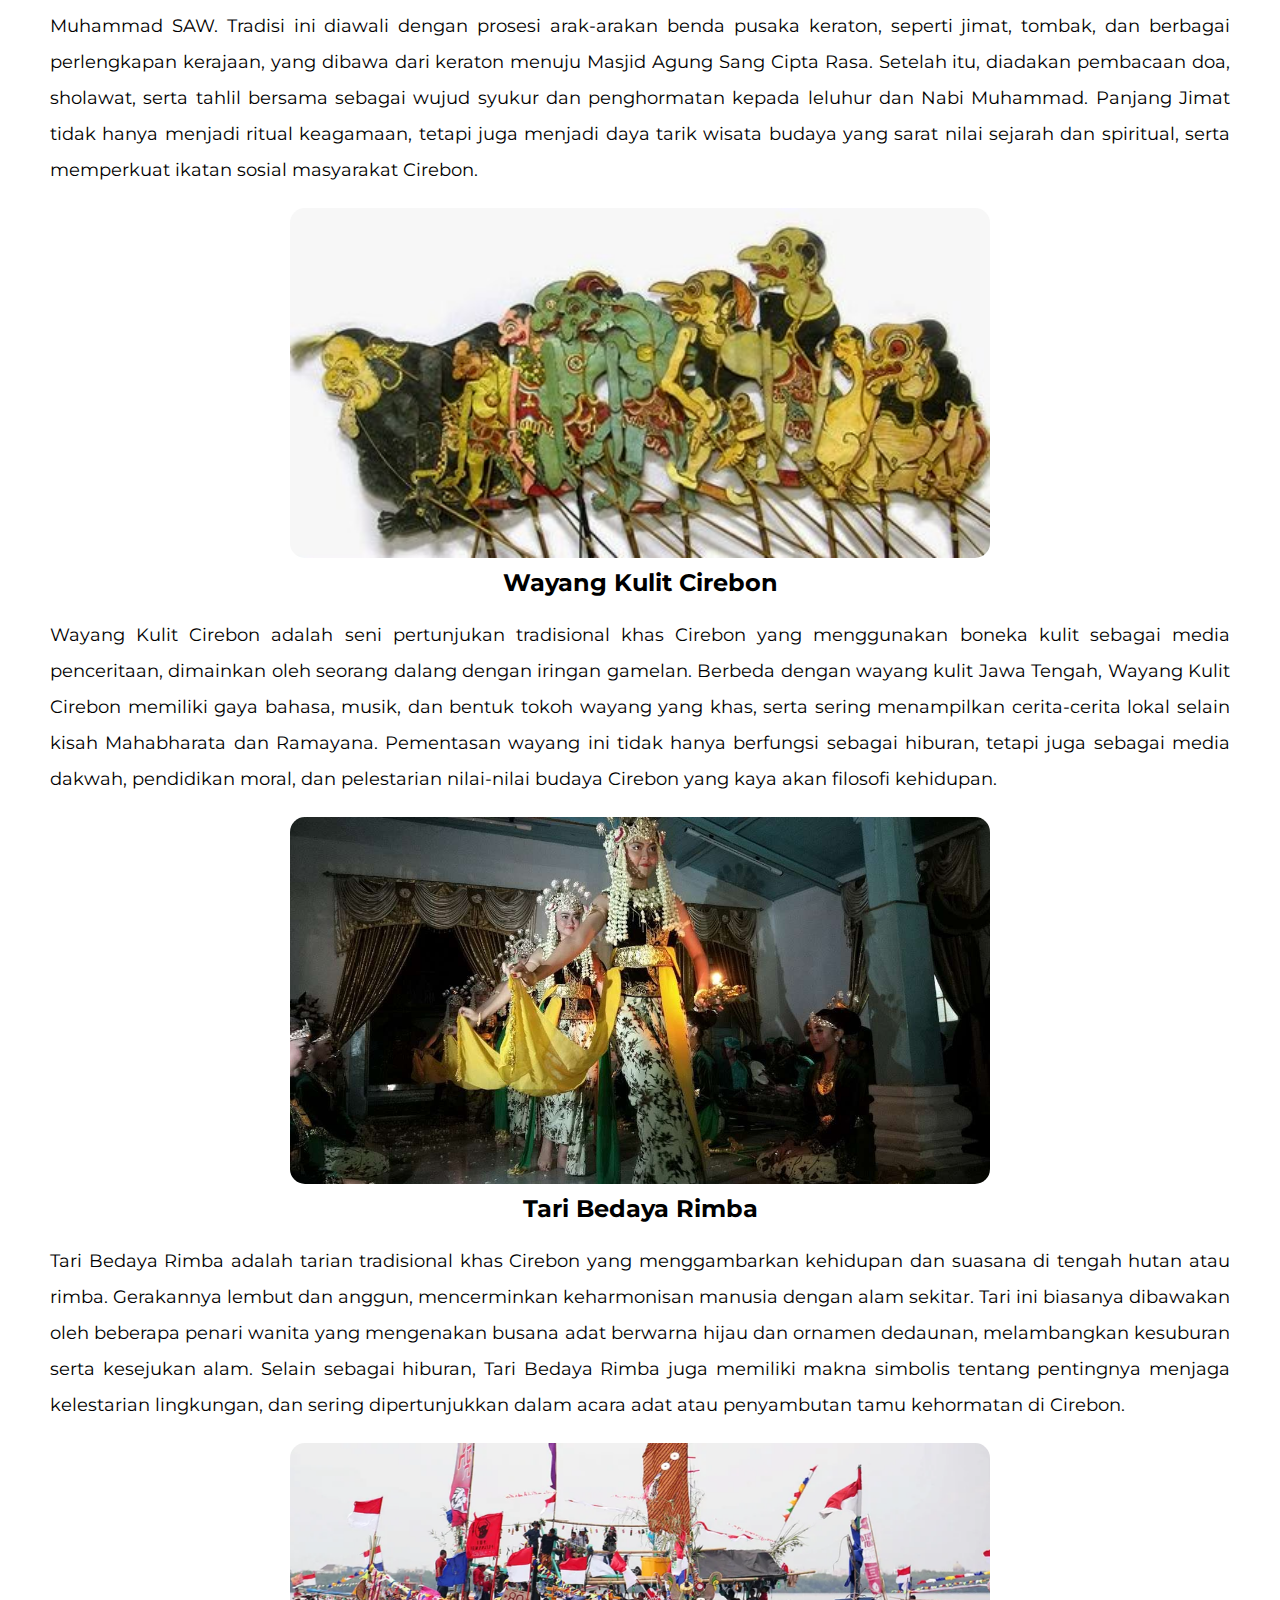
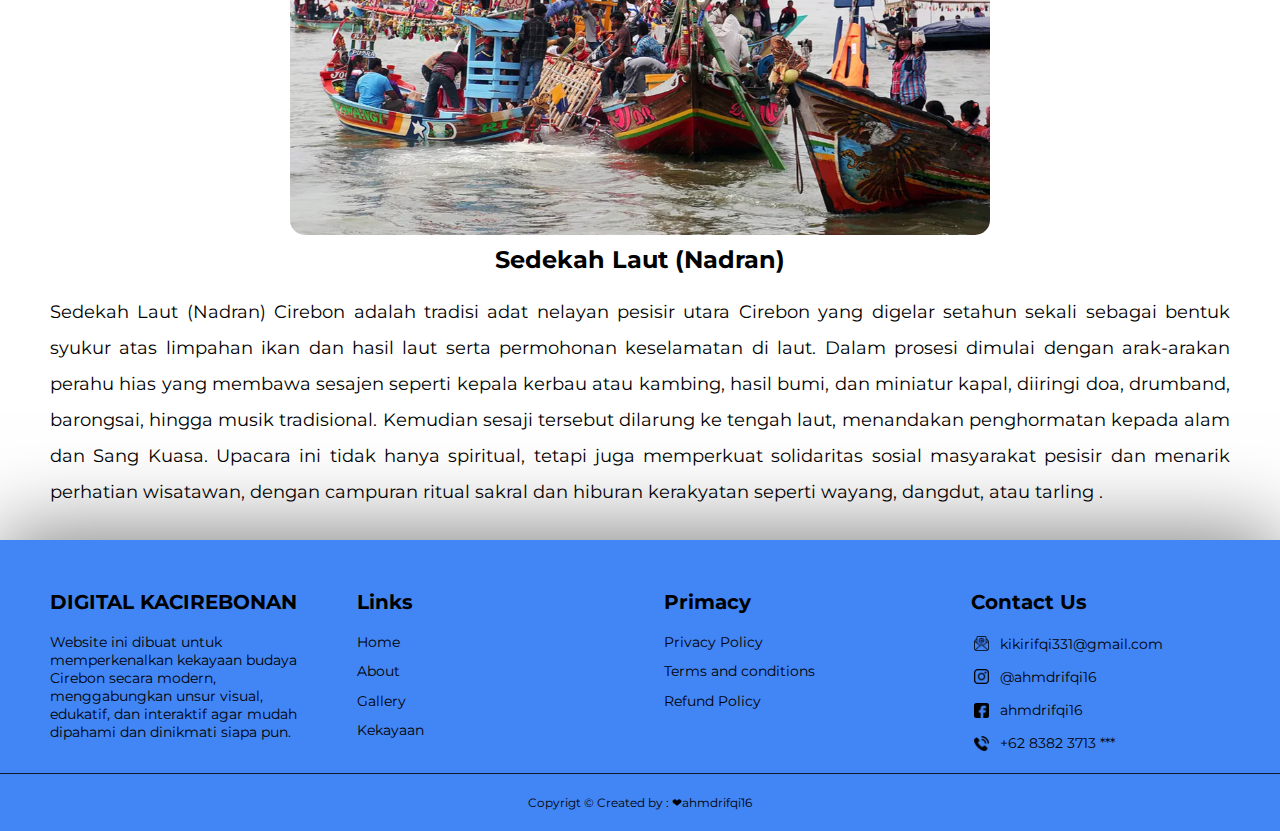
<file: senibudaya.html>
<!DOCTYPE html>
<html lang="en">
  <head>
    <meta charset="UTF-8" />
    <meta name="viewport" content="width=device-width, initial-scale=1.0" />
    <title>Digital Kacirebonan</title>
    <link rel="stylesheet" href="style.css" />

    <script src="main.js" defer></script>

    <link rel="icon" href="/image/icons/logo.png" type="image/x-icon">

    <link rel="preconnect" href="https://fonts.googleapis.com" />
    <link rel="preconnect" href="https://fonts.gstatic.com" crossorigin />
    <link
      href="https://fonts.googleapis.com/css2?family=Montserrat:ital,wght@0,100..900;1,100..900&display=swap"
      rel="stylesheet"
    />
  </head>
  <body>
    <nav>
      <ul class="sidebar">
        <li onclick="hideSidebar()">
          <a class="no-underline" href="#"
            ><svg
              xmlns="http://www.w3.org/2000/svg"
              height="26"
              viewBox="0 -960 960 960"
              width="26"
              fill="#000000"
            >
              <path
                d="m249-207-42-42 231-231-231-231 42-42 231 231 231-231 42 42-231 231 231 231-42 42-231-231-231 231Z"
              /></svg
          ></a>
        </li>
        <li><a href="" class="logo no-underline">DIGITAL KACIREBONAN</a></li>
        <li><a href="index.html">HOME</a></li>
        <li><a href="index.html">ABOUT</a></li>
        <li><a class="gallery" href="index.html">GALLERY</a></li>
        <li class="dropdown-toggle">
          <a href="#"
            >KEKAYAAN
            <img src="/image/icons/arrow.svg" class="arrow-icon" alt="arrow" />
          </a>
          <ul class="dropdown">
            <li><a href="sejarah.html">SEJARAH</a></li>
            <li><a href="senibudaya.html">SENI BUDAYA</a></li>
            <li><a href="kuliner.html">KULINER</a></li>
          </ul>
        </li>
        <!-- <li><a href="">Contact</a></li> -->
      </ul>
      <ul class="navbar">
       <li>
          <a href="index.html" class="logo no-underline">
            <img src="image/icons/logo.png" alt="Logo" class="logo-icon" />
            DIGITAL KACIREBONAN
          </a>
        </li>
        <li class="hideOnMobile"><a href="index.html">HOME</a></li>
        <li class="hideOnMobile"><a href="index.html">ABOUT</a></li>
        <li class="hideOnMobile"><a href="index.html">GALLERY</a></li>
        <li class="hideOnMobile dropdown-toggle">
          <a href="#"
            >KEKAYAAN
            <img src="/image/icons/arrow.svg" class="arrow-icon" alt="arrow" />
          </a>
          <ul class="dropdown">
            <li><a href="sejarah.html">SEJARAH</a></li>
            <li><a href="senibudaya.html">SENI BUDAYA</a></li>
            <li class="nav-batik"><a href="kuliner.html">KULINER</a></li>
          </ul>
        </li>
        <!-- <li class="hideOnMobile"><a href="">Contact</a></li> -->
        <li class="menu-btn" onclick="showSidebar()">
          <a class="no-underline" href="#"
            ><svg
              xmlns="http://www.w3.org/2000/svg"
              height="26"
              viewBox="0 -960 960 960"
              width="26"
              fill="currentColor"
            >
              <path
                d="M120-240v-60h720v60H120Zm0-210v-60h720v60H120Zm0-210v-60h720v60H120Z"
              /></svg
          ></a>
        </li>
      </ul>
    </nav>

    <section class="senbud">
      <h1 class="senbud-title">SENI BUDAYA CIREBON</h1>
      <div class="senbud-content">
        <div class="img-wrapper">
          <img class="batik" src="/image/budaya/mega-mendung.png" alt="" />
          <img
          class="batik"
          src="/image/budaya/Batik-Paksi-Naga-Liman.jpg"
          alt=""
          />
        </div>
        <h2>Batik Mega Mendung dan Paksinaga Liman</h2>
        <p>
          Batik Mega Mendung adalah batik khas Cirebon yang sangat terkenal
          karena coraknya yang unik berupa pola awan bergelombang
          berlapis-lapis. Motif ini terinspirasi dari bentuk awan mendung yang
          melambangkan keteduhan, kesabaran, dan kesejukan hati. Biasanya, warna
          dasar Mega Mendung dominan biru atau merah dengan gradasi tegas yang
          mencolok. Corak ini mencerminkan akulturasi budaya Tionghoa yang
          berpadu harmonis dengan tradisi lokal pesisir Cirebon. Karena
          keindahan dan filosofinya, Batik Mega Mendung menjadi salah satu ikon
          batik Indonesia yang mendunia. Paksi Naga Liman adalah kereta kencana
          pusaka milik Keraton Kasepuhan Cirebon yang berbentuk sangat khas.
          Kereta ini merupakan gabungan tiga makhluk mitologi: kepala burung
          (paksi), badan naga, dan kaki gajah (liman), yang menyimbolkan
          kekuatan spiritual, kebijaksanaan, dan kemuliaan raja. Paksi Naga
          Liman dahulu digunakan Sunan Gunung Jati untuk perjalanan kerajaan dan
          berbagai upacara kebesaran. Hingga kini, kereta pusaka ini masih
          dirawat dan ditampilkan dalam upacara tradisi Grebeg Maulud setiap
          tahun sebagai lambang kejayaan dan warisan budaya Keraton Cirebon.
        </p>

        <div class="img-wrapper">
          <img class="topeng-img" src="/image/budaya/tari-topeng.jpg" alt="" />
        </div>
        <h2>Tari Topeng Cirebon</h2>

        <p>
          Tari Topeng Cirebon adalah seni tari tradisional khas Cirebon yang
          ditampilkan dengan penari mengenakan topeng kayu berkarakter. Setiap
          topeng mewakili watak manusia yang berbeda, seperti kelembutan,
          kegembiraan, kewibawaan, hingga sifat angkara murka. Tarian ini tidak
          hanya menghibur, tetapi juga menyampaikan pesan moral dan filosofi
          kehidupan. Tari Topeng biasa ditampilkan dalam upacara adat,
          penyambutan tamu agung, hingga pertunjukan budaya, dan menjadi salah
          satu warisan budaya yang merefleksikan kekayaan seni dan nilai-nilai
          lokal masyarakat Cirebon.
        </p>

        <div class="img-wrapper">
          <img class="sintren-img" src="/image/budaya/tari-sintren.jpeg" alt="" />
        </div>
        <h2>Tari Sintren</h2>
        <p>
          Tari Sintren Cirebon adalah tarian tradisional yang sarat unsur magis
          dan ritual. Tarian ini biasanya dibawakan oleh seorang gadis yang pada
          awalnya ditutup matanya lalu dimasukkan ke dalam kurungan ayam.
          Setelah mantra-mantra dibacakan oleh pawang, penari keluar dalam
          keadaan berdandan lengkap dan menari dalam kondisi setengah sadar,
          seakan dirasuki roh leluhur. Tari Sintren sering dipertunjukkan dalam
          acara syukuran, hajatan, atau hiburan rakyat di pesisir Cirebon.
          Gerakan tariannya lincah dan diiringi alunan musik gamelan serta
          tembang-tembang khas yang menambah suasana mistis dan sakral.
        </p>

        <div class="img-wrapper">
          <img class="trusmi-img" src="/image/budaya/gantiwalit-trusmi.jpg" alt="" />
        </div>
        <h2>Upacara Ganti Welit Buyut Trusmi</h2>
        <p>
          Upacara Ganti Welit Buyut Trusmi adalah tradisi adat masyarakat
          Trusmi, Cirebon, yang dilakukan untuk mengganti atap daun rumbia
          (*welit*) di Makam Buyut Trusmi, tokoh penyebar agama Islam dan
          pelindung para perajin batik. Upacara ini dilaksanakan setiap beberapa
          tahun sekali sebagai bentuk penghormatan, rasa syukur, dan memohon
          berkah. Prosesi dimulai dengan pembersihan area makam, pembacaan
          doa-doa, dan ritual penggantian welit secara gotong royong oleh
          masyarakat sekitar. Selain menjadi peristiwa sakral, upacara ini juga
          menjadi ajang silaturahmi dan pelestarian nilai-nilai budaya leluhur
          yang diwariskan turun-temurun di Desa Trusmi.
        </p>

        <div class="img-wrapper">
          <img class="jimat-img" src="/image/budaya/panjang-jimat.jpeg" alt="" />
        </div>
        <h2>Panjang Jimat</h2>
        <p>
          Panjang Jimat adalah upacara adat tahunan yang dilaksanakan di Keraton
          Cirebon untuk memperingati Maulid Nabi Muhammad SAW. Tradisi ini
          diawali dengan prosesi arak-arakan benda pusaka keraton, seperti
          jimat, tombak, dan berbagai perlengkapan kerajaan, yang dibawa dari
          keraton menuju Masjid Agung Sang Cipta Rasa. Setelah itu, diadakan
          pembacaan doa, sholawat, serta tahlil bersama sebagai wujud syukur dan
          penghormatan kepada leluhur dan Nabi Muhammad. Panjang Jimat tidak
          hanya menjadi ritual keagamaan, tetapi juga menjadi daya tarik wisata
          budaya yang sarat nilai sejarah dan spiritual, serta memperkuat ikatan
          sosial masyarakat Cirebon.
        </p>

        <div class="img-wrapper">
          <img class="wayang-img" src="/image/budaya/Wayang-Kulit-Cirebon.jpeg" alt="" />
        </div>
        <h2>Wayang Kulit Cirebon</h2>
        <p>
          Wayang Kulit Cirebon adalah seni pertunjukan tradisional khas Cirebon
          yang menggunakan boneka kulit sebagai media penceritaan, dimainkan
          oleh seorang dalang dengan iringan gamelan. Berbeda dengan wayang
          kulit Jawa Tengah, Wayang Kulit Cirebon memiliki gaya bahasa, musik,
          dan bentuk tokoh wayang yang khas, serta sering menampilkan
          cerita-cerita lokal selain kisah Mahabharata dan Ramayana. Pementasan
          wayang ini tidak hanya berfungsi sebagai hiburan, tetapi juga sebagai
          media dakwah, pendidikan moral, dan pelestarian nilai-nilai budaya
          Cirebon yang kaya akan filosofi kehidupan.
        </p>

        <div class="img-wrapper">
          <img class="bedaya-img" src="/image/budaya/Tari Bedaya Rimba.jpeg" alt="" />
        </div>
        <h2>Tari Bedaya Rimba</h2>
        <p>
          Tari Bedaya Rimba adalah tarian tradisional khas Cirebon yang
          menggambarkan kehidupan dan suasana di tengah hutan atau rimba.
          Gerakannya lembut dan anggun, mencerminkan keharmonisan manusia dengan
          alam sekitar. Tari ini biasanya dibawakan oleh beberapa penari wanita
          yang mengenakan busana adat berwarna hijau dan ornamen dedaunan,
          melambangkan kesuburan serta kesejukan alam. Selain sebagai hiburan,
          Tari Bedaya Rimba juga memiliki makna simbolis tentang pentingnya
          menjaga kelestarian lingkungan, dan sering dipertunjukkan dalam acara
          adat atau penyambutan tamu kehormatan di Cirebon.
        </p>

        <div class="img-wrapper">
          <img class="nadran-img" src="/image/budaya/Sededkah laut Nadran.png" alt="" />
        </div>
        <h2>Sedekah Laut (Nadran)</h2>
        <p>
          Sedekah Laut (Nadran) Cirebon adalah tradisi adat nelayan pesisir
          utara Cirebon yang digelar setahun sekali sebagai bentuk syukur atas
          limpahan ikan dan hasil laut serta permohonan keselamatan di laut.
          Dalam prosesi dimulai dengan arak-arakan perahu hias yang membawa
          sesajen seperti kepala kerbau atau kambing, hasil bumi, dan miniatur
          kapal, diiringi doa, drumband, barongsai, hingga musik tradisional.
          Kemudian sesaji tersebut dilarung ke tengah laut, menandakan
          penghormatan kepada alam dan Sang Kuasa. Upacara ini tidak hanya
          spiritual, tetapi juga memperkuat solidaritas sosial masyarakat
          pesisir dan menarik perhatian wisatawan, dengan campuran ritual sakral
          dan hiburan kerakyatan seperti wayang, dangdut, atau tarling .
        </p>
      </div>
    </section>

    <footer id="footer" class="footer">
      <div class="container footer_container">
        <div class="footer_1">
          <a href="index.html" class="footer_logo"
            ><h4>DIGITAL KACIREBONAN</h4></a
          >
          <p>
            Website ini dibuat untuk memperkenalkan kekayaan budaya Cirebon
            secara modern, menggabungkan unsur visual, edukatif, dan interaktif
            agar mudah dipahami dan dinikmati siapa pun.
          </p>
        </div>

        <div class="footer_2">
          <h4>Links</h4>
          <ul class="links">
            <li><a href="index.html">Home</a></li>
            <li><a href="index.html">About</a></li>
            <li><a href="index.html">Gallery</a></li>
            <li><a href="index.html">Kekayaan</a></li>
          </ul>
        </div>

        <div class="footer_3">
          <h4>Primacy</h4>
          <ul class="primacy">
            <li><a href="">Privacy Policy</a></li>
            <li><a href="">Terms and conditions</a></li>
            <li><a href="">Refund Policy</a></li>
          </ul>
        </div>

        <div class="footer_4">
          <h4>Contact Us</h4>
          <ul>
            <li><a href=""><img src="/image/icons/email.png">kikirifqi331@gmail.com</img></a></li>
            <li><a href=""><img src="/image/icons/instagram.png">@ahmdrifqi16</img></a></li>
            <li><a href=""><img src="/image/icons/facebook.png">ahmdrifqi16</img></a> </li>
            <li><a href=""><img src="/image/icons/telephone-call.png">+62 8382 3713 ***</img></a></li>
          </ul>
        </div>
      </div>
      <div class="footer_copyright">
        <small
          >Copyrigt &copy; Created by :
          <a href="https://www.instagram.com/ahmdrifqi16/" target="_blank"
            >❤ahmdrifqi16</a
          >
        </small>
      </div>
    </footer>
  </body>
</html>
</file>
<file: style.css>
* {
  margin: 0;
  padding: 0;
  border: 0;
  outline: 0;
  text-decoration: none;
  list-style: none;
  box-sizing: border-box;
}

html{
  scroll-behavior: smooth;
}

body {
  background: #fff;
  min-height: 100vh;
  font-family: "Montserrat", sans-serif;
}

/* ==================== Navbar ==================== */
nav {
  /* background-color: white; */
  box-shadow: 3px 3px 5px rgba(0, 0, 0, 0.1);
  position: fixed;
  width: 100%;
  top: 0;
  left: 0;
  z-index: 1000;
  transition: background-color 0.3s ease, box-shadow 0.3s ease;
  background-color: transparent;
  box-shadow: none;
}

.navbar li a {
  color: #000;
}

.navbar li a:hover {
  font-weight: bold;
  transition: 0.5;
}
.navbar .nav-kuliner a:hover {
  font-size: 15px;
}

.navbar .logo {
  font-weight: bold;
  font-size: 25px;
}

.logo {
  display: flex;
  align-items: center;
  font-weight: bold;
  font-size: 20px;
  color: #1f2937;
}

.logo-icon {
  width: 48px;
  margin-right: 8px;
  object-fit: contain;
}

/* Style saat di scroll */
nav.scrolled {
  background-color: #4285f4;
  box-shadow: 0 0px 8px rgba(0, 0, 0, 0.5);
}

nav.scrolled .navbar .menu-btn svg {
  transform: scale(1.1);
}

nav.scrolled .navbar li a {
  color: #ffffff;
}

nav.scrolled .arrow-icon {
  filter: brightness(0) invert(1);
}

nav ul {
  width: 100%;
  display: flex;
  justify-content: flex-end;
  align-items: center;
}

nav li {
  height: 50px;
}

nav a {
  height: 100%;
  padding: 0 30px;
  display: flex;
  align-items: center;
  color: #000;
}

nav li:first-child {
  margin-right: auto;
}

/* ==================== DROPDOWN menu ==================== */

.dropdown-toggle {
  position: relative;
}

.dropdown {
  display: none;
  position: absolute;
  background-color: #ffffff;
  top: 100%;
  left: 0;
  min-width: 185px;
  min-height: 160px;
  border-radius: 0 0 0 20%;
  box-shadow: 0 4px 8px rgba(0, 0, 0, 0.5);
  z-index: 999;
}

nav.scrolled .navbar .dropdown li a {
  color: #000;
}

.dropdown li a {
  padding: 10px 20px;
  display: block;
  color: #000;
}

.navbar .dropdown-toggle:hover .dropdown {
  display: block;
}

/* Sidebar dropdown – visible all the time (for mobile) */
.sidebar .dropdown-toggle .dropdown {
  display: block;
  background-color: transparent;
  box-shadow: none;
  position: static;
  padding-left: 20px;
}

/* Panah dropdown */
.arrow-icon {
  width: 14px;
  height: 14px;
  margin-left: 6px;
  transform: rotate(-90deg);
  transition: transform 0.3s ease;
}

/* Efek rotasi panah saat hover */
.navbar .dropdown-toggle:hover .arrow-icon {
  transform: rotate(90deg);
}

/* ==================== Sidebar ==================== */
.sidebar {
  position: fixed;
  top: 0;
  right: 0;
  height: 100vh;
  width: 250px;
  z-index: 999;
  background-color: rgba(255, 255, 255, 0.2);
  backdrop-filter: blur(10px);
  box-shadow: -10px 0 10px rgba(0, 0, 0, 0.1);
  color: #000;
  display: none;
  flex-direction: column;
  align-items: flex-start;
  justify-content: flex-start;
}

.sidebar li {
  width: 100%;
}

.sidebar a {
  width: 100%;
}

.menu-btn {
  display: none;
}

.sidebar .logo {
  font-weight: bold;
  font-size: 18px;
}

/* ================= ANIMASI UNDERLINE =================== */
.navbar li a:not(.no-underline),
.sidebar li a:not(.no-underline) {
  position: relative;
  /* display: inline-block; */
  line-height: 1.5;
  transition: color 0.3s ease;
}

.navbar li a:not(.no-underline)::after,
.sidebar li a:not(.no-underline)::after {
  content: "";
  position: absolute;
  left: 0;
  bottom: -4px;
  height: 2px;
  width: 0;
  background-color: #2563eb;
  transition: width 0.3s ease;
}

.navbar li a:not(.no-underline):hover::after,
.sidebar li a:not(.no-underline):hover::after {
  width: 100%;
}

/* ==================== Section Home ==================== */
.home-section {
  display: flex;
  align-items: center;
  justify-content: space-between;
  padding: 50px 50px 50px; /* padding atas lebih besar krn navbar fixed */
  min-height: 100vh;
  gap: 40px;
  background-color: #f6f6f6;
  box-shadow: inset 0 0 3rem rgba(0, 0, 0, 0.5);
}

.home-left {
  flex: 1;
}

.home-left h1 {
  font-size: 2.5rem;
  margin-bottom: 20px;
  /* color: 	#111827; */
}

.home-left p {
  font-size: 1.2rem;
  margin-bottom: 30px;
  line-height: 1.5;
}

/* ==================== Home button  ==================== */

button {
  position: relative;
  padding: 12px 35px;
  background: #0099ff;
  font-size: 17px;
  font-weight: bold;
  color: #181818;
  border: 3px solid #0077ff;
  border-radius: 15px;
  box-shadow: 0 0 0 #fec1958c;
  transition: all 0.3s ease-in-out;
  cursor: pointer;
}

button a{
  color: #000;
}

.star-1 {
  position: absolute;
  top: 20%;
  left: 20%;
  width: 25px;
  height: auto;
  filter: drop-shadow(0 0 0 #d4af37);
  z-index: -5;
  transition: all 1s cubic-bezier(0.05, 0.83, 0.43, 0.96);
}

.star-2 {
  position: absolute;
  top: 45%;
  left: 45%;
  width: 15px;
  height: auto;
  filter: drop-shadow(0 0 0 #d4af37);
  z-index: -5;
  transition: all 1s cubic-bezier(0, 0.4, 0, 1.01);
}

.star-3 {
  position: absolute;
  top: 40%;
  left: 40%;
  width: 5px;
  height: auto;
  filter: drop-shadow(0 0 0 #d4af37);
  z-index: -5;
  transition: all 1s cubic-bezier(0, 0.4, 0, 1.01);
}

.star-4 {
  position: absolute;
  top: 20%;
  left: 40%;
  width: 8px;
  height: auto;
  filter: drop-shadow(0 0 0 #d4af37);
  z-index: -5;
  transition: all 0.8s cubic-bezier(0, 0.4, 0, 1.01);
}

.star-5 {
  position: absolute;
  top: 25%;
  left: 45%;
  width: 15px;
  height: auto;
  filter: drop-shadow(0 0 0 #d4af37);
  z-index: -5;
  transition: all 0.6s cubic-bezier(0, 0.4, 0, 1.01);
}

.star-6 {
  position: absolute;
  top: 5%;
  left: 50%;
  width: 5px;
  height: auto;
  filter: drop-shadow(0 0 0 #d4af37);
  z-index: -5;
  transition: all 0.8s ease;
}

button:hover {
  background: transparent;
  color: #962f00;
  box-shadow: 0 0 25px #fec1958c;
}

button:hover .star-1 {
  position: absolute;
  top: -80%;
  left: -30%;
  width: 25px;
  height: auto;
  filter: drop-shadow(0 0 10px #d4af37);
  z-index: 2;
}

button:hover .star-2 {
  position: absolute;
  top: -25%;
  left: 10%;
  width: 15px;
  height: auto;
  filter: drop-shadow(0 0 10px #d4af37);
  z-index: 2;
}

button:hover .star-3 {
  position: absolute;
  top: 55%;
  left: 25%;
  width: 5px;
  height: auto;
  filter: drop-shadow(0 0 10px #d4af37);
  z-index: 2;
}

button:hover .stars {
  display: block;
  filter: drop-shadow(0 0 10px #d4af37);
}

button:hover .star-4 {
  position: absolute;
  top: 30%;
  left: 80%;
  width: 8px;
  height: auto;
  filter: drop-shadow(0 0 10px #d4af37);
  z-index: 2;
}

button:hover .star-5 {
  position: absolute;
  top: 25%;
  left: 115%;
  width: 15px;
  height: auto;
  filter: drop-shadow(0 0 10px #d4af37);
  z-index: 2;
}

button:hover .star-6 {
  position: absolute;
  top: 5%;
  left: 60%;
  width: 5px;
  height: auto;
  filter: drop-shadow(0 0 10px #d4af37);
  z-index: 2;
}

.fil0 {
  fill: #d4af37;
}

.home-right {
  flex: 1;
  display: flex;
  justify-content: center;
}

.home-right img {
  max-width: 100%;
  height: auto;
  border-radius: 12px;
}

/* ==================== Section About ==================== */
.about-section {
  display: flex;
  align-items: center;
  justify-content: center;
  gap: 40px;
  height: 100vh;
  padding: 0px 40px;
  background-color: #ffffff;
  /* background-color: #0077ff; */
  flex-wrap: wrap;
}

.about-image {
  flex: 1;
  min-width: 280px;
}

.about-image img {
  width: 100%;
}

.about-text {
  flex: 1;
  min-width: 280px;
}

.about-text h2 {
  font-size: 2rem;
  color: #000;
  margin-bottom: 20px;
}

.about-text p {
  font-size: 1rem;
  line-height: 1.6;
  color: #000;
  margin-bottom: 16px;
  text-align: justify;
}

/* ==================== Section Gallery ==================== */
.container-gallery {
  background-color: #f6f6f6;
  position: relative;
  padding-top: 30px;
  height: 100vh;
  display: flex;
  justify-content: center;
  align-items: center;
  box-shadow: inset 0 0 3rem rgba(0, 0, 0, 0.5);
}

.slider {
  position: relative;
  width: 90%;
  height: 90%;
  border-radius: 20px;
  overflow: hidden;
  background: #ccc;
  box-shadow: 0 4px 8px 0 rgba(0, 0, 0, 0.9), 0 6px 20px 0 rgba(0, 0, 0, 0.19);
}

/* Gambar besar */
.big-slide {
  position: absolute;
  top: 0;
  left: 0;
  width: 100%;
  height: 100%;
  background-size: cover;
  background-position: center;
  border-radius: 20px;
  transition: background 0.5s ease;
  opacity: 1;
  transition: opacity 0.5s ease;
}

.big-slide.fade-out {
  opacity: 0;
}

/* Teks di gambar besar */
.slide-content {
  position: absolute;
  bottom: 30px;
  left: 30px;
  color: white;
  max-width: 300px;
}
.slide-content h2 {
  font-size: 2rem;
  margin-bottom: 0.5rem;
  text-shadow: 2px 2px 5px black;
}
.slide-content p {
  font-size: 1rem;
  line-height: 1.4;
  text-shadow: 2px 2px 5px black;
}

/* Thumbnails di sebelah kanan */
/* Thumbnails container scrollable */
.thumbnails {
  position: absolute;
  top: 20px;
  right: 20px;
  height: calc(100% - 40px);
  display: flex;
  flex-direction: column;
  gap: 20px;
  overflow-y: auto;
  padding-right: 5px;
  scroll-behavior: smooth;
}

/* Style scrollbar agar lebih halus */
.thumbnails::-webkit-scrollbar {
  width: 6px;
}
.thumbnails::-webkit-scrollbar-thumb {
  background: rgba(0, 0, 0, 0.4);
  border-radius: 4px;
}

.thumb {
  flex: 0 0 auto;
  width: 100px;
  height: 140px;
  background-image: var(--img);
  background-size: cover;
  background-position: center;
  border-radius: 12px;
  cursor: pointer;
  box-shadow: 0 8px 20px rgba(0, 0, 0, 0.4);
  transition: transform 0.3s, outline 0.3s;
}
.thumb:hover {
  transform: scale(1.05);
}

.thumb.active {
  outline: 3px solid #ffffff;
  transform: scale(1.1);
  transition: outline 0.3s ease, transform 0.3s ease;
}

/* Navigasi panah */
.navigation {
  position: absolute;
  bottom: 20px;
  left: 50%;
  transform: translateX(-50%);
  display: flex;
  gap: 10px;
}
.nav {
  padding: 10px 15px;
  font-size: 1.2rem;
  background: rgba(0, 0, 0, 0.6);
  color: white;
  border: none;
  border-radius: 6px;
  cursor: pointer;
  transition: background 0.3s;
}
.nav:hover {
  background: rgba(0, 0, 0, 0.9);
}

/* ==================== Section Kuliner & Batik ==================== */
.kuliner-section {
  padding: 40px;
  background-color: #f6f6f6;
  padding-top: 80px;
}

.kuliner-title {
  text-align: center;
  font-size: 2.5rem;
  margin-bottom: 40px;
}

.kuliner-grid {
  display: grid;
  grid-template-columns: repeat(4, 1fr);
  gap: 30px;
}

.kuliner-card {
  background: white;
  color: #000;
  display: flex;
  flex-direction: column;
  border-radius: 20px;
  overflow: hidden;
  box-shadow: 0 8px 20px rgba(0, 0, 0, 0.4);
  transition: transform 0.3s;
}
.kuliner-card:hover {
  transform: translateY(-5px);
}

.kuliner-card img {
  width: 100%;
  height: 180px;
  object-fit: cover;
}

.card-content {
  padding: 20px;
}

.card-content h3 {
  margin-top: 0;
  font-size: 1.2rem;
}

.card-content p {
  font-size: 0.95rem;
  line-height: 1.5;
}

/* ==================== Section Sejarah | sejarah.html ==================== */
.sejarah {
  width: 100%;
}

.sejarah-header {
  background: url("/image/img/peta\ indonesia.jpg") no-repeat center
    center/cover;
  height: 300px;
  position: relative;
  display: flex;
  justify-content: center;
  align-items: center;
  color: white;
  text-align: center;
}
.sejarah-header::after {
  content: "";
  position: absolute;
  top: 0;
  right: 0;
  bottom: 0;
  left: 0;
  background: rgba(0, 0, 0, 0.4);
}
.sejarah-header h1 {
  position: relative;
  z-index: 1;
  font-size: 3rem;
  margin: 0;
}

.sejarah-content {
  padding: 80px 50px;
  margin: 0 auto;
}

.sejarah-content h2 {
  margin-bottom: 20px;
  font-size: 1.5rem;
}

.sejarah-content p {
  text-align: justify;
  margin-bottom: 20px;
  line-height: 2;
  font-size: 18px;
}

.sejarah-content ul {
  padding-left: 30px;
}

.sejarah-content li {
  line-height: 2;
  font-size: 18px;
  list-style: disc;
}

.sejarah-content li span {
  font-weight: bold;
}

/* ==================== Section Seni Budaya | senibudaya.html ==================== */
.senbud {
  width: 100%;
  padding-top: 80px;
}
.senbud-title {
  text-align: center;
  font-size: 2.5rem;
  margin-bottom: 40px;
  padding-top: 25px;
}

.senbud-content {
  padding: 10px 50px;
  margin: 0 auto;
}

.img-wrapper {
  display: flex;
  justify-content: center;
}

.img-wrapper img {
  border-radius: 15px;
}

.img-wrapper img:hover {
  transform: translateY(-5px);
  transition: 0.5s;
}

.img-wrapper .batik {
  width: 400px;
}
.img-wrapper .topeng-img {
  width: 700px;
}
.img-wrapper .trusmi-img {
  width: 700px;
}
.img-wrapper .jimat-img {
  width: 700px;
}
.img-wrapper .wayang-img {
  width: 700px;
}
.img-wrapper .bedaya-img {
  width: 700px;
}
.img-wrapper .nadran-img {
  width: 700px;
}

.senbud-content h2 {
  padding-top: 10px;
  margin-bottom: 20px;
  font-size: 1.5rem;
  text-align: center;
}
.senbud-content p {
  text-align: justify;
  margin-bottom: 20px;
  line-height: 2;
  font-size: 18px;
}
.senbud-content ul {
  padding-left: 30px;
}
.senbud-content li {
  line-height: 2;
  font-size: 18px;
  list-style: disc;
}
.senbud-content li span {
  font-weight: bold;
}

/* ==================== Footer ==================== */
footer {
  background: #4285f4;
  /* padding-top: 5rem; */
  font-size: 0.9rem;
  color: #000;
  text-decoration: none;
  box-shadow: 0 -7px 80px rgba(0, 0, 0, 0.5);
}

footer a {
  text-decoration: none;
  color: #000;
}

.footer_container {
  display: grid;
  grid-template-columns: repeat(4, 1fr);
  gap: 3rem;
  padding: 50px 50px 0;
}

.footer_container > div h4 {
  margin-bottom: 1.2rem;
  font-size: 20px;
  color: #000;
}

footer ul li {
  margin-bottom: 0.7rem;
  text-decoration: none;
  color: #000;
}

footer ul li a:hover {
  text-decoration: underline;
  color: #000;
  font-weight: bold;
}
.footer_1 p {
  margin: 0 0 2rem;
}

.footer_4 img {
  margin: 3px;
  width: 15px;
}

.footer_4 a {
  display: inline-flex;
  align-items: center;
  gap: 8px;
  color: #000;
  text-decoration: none;
}

.footer_copyright {
  text-align: center;
  padding: 1.2rem 0;
  border-top: 1px solid #111827;
}

/* ==================== Laptop ==================== */
@media (max-width: 1366px) {
}

/* ==================== Tablets ==================== */
@media (max-width: 834px) {
  .hideOnMobile {
    display: none;
  }
  .menu-btn {
    display: block;
  }

  .home-section {
    flex-direction: column;
    text-align: center;
    padding: 120px 20px 50px;
  }
  .home-right {
    margin-top: 20px;
  }
  .home-right img {
    width: 600px;
    height: auto;
  }

  .about-section {
    display: grid;
    flex-direction: column;
    grid-template-columns: 1fr;
    height: 1100px;
    gap: 0;
    /* background-color: ; */
  }
  .about-image {
    margin-top: -100px;
  }

  .about-text {
    margin-top: -310px;
  }

  .slider {
    height: 600px;
  }

  .kuliner-grid {
    grid-template-columns: repeat(2, 1fr);
  }

  .img-wrapper .batik {
    width: 300px;
  }
}

/* ==================== Phone ==================== */
@media (max-width: 450px) {
  nav .navbar .logo {
    font-size: medium;
  }

  .thumbnails {
    display: none;
  }
  .navigation {
    bottom: 30px;
    right: 30px;
    left: auto;
    transform: none;
  }
  .about-section {
    height: 1050px;
    padding: 10px 30px;
    gap: 1px;
  }
  .about-text {
    margin-top: -210px;
  }

  .kuliner-grid {
    grid-template-columns: 1fr;
  }

  .sejarah-content {
    padding: 15px 30px;
  }

  .senbud-content {
    padding: 15px 30px;
    justify-content: center;
  }
  .img-wrapper {
    display: flex;
    flex-direction: column;
    justify-content: center;
  }
  .img-wrapper .batik {
    width: 340px;
  }
  .img-wrapper .topeng-img {
    width: 340px;
  }
  .img-wrapper .trusmi-img {
    width: 340px;
  }
  .img-wrapper .jimat-img {
    width: 340px;
  }
  .img-wrapper .wayang-img {
    width: 340px;
  }
  .img-wrapper .bedaya-img {
    width: 340px;
  }
  .img-wrapper .nadran-img {
    width: 340px;
  }

  .footer_container {
    display: grid;
    grid-template-columns: repeat(1, 1fr);
    gap: 1rem;
    padding: 50px 50px 0;
  }
}
</file>
